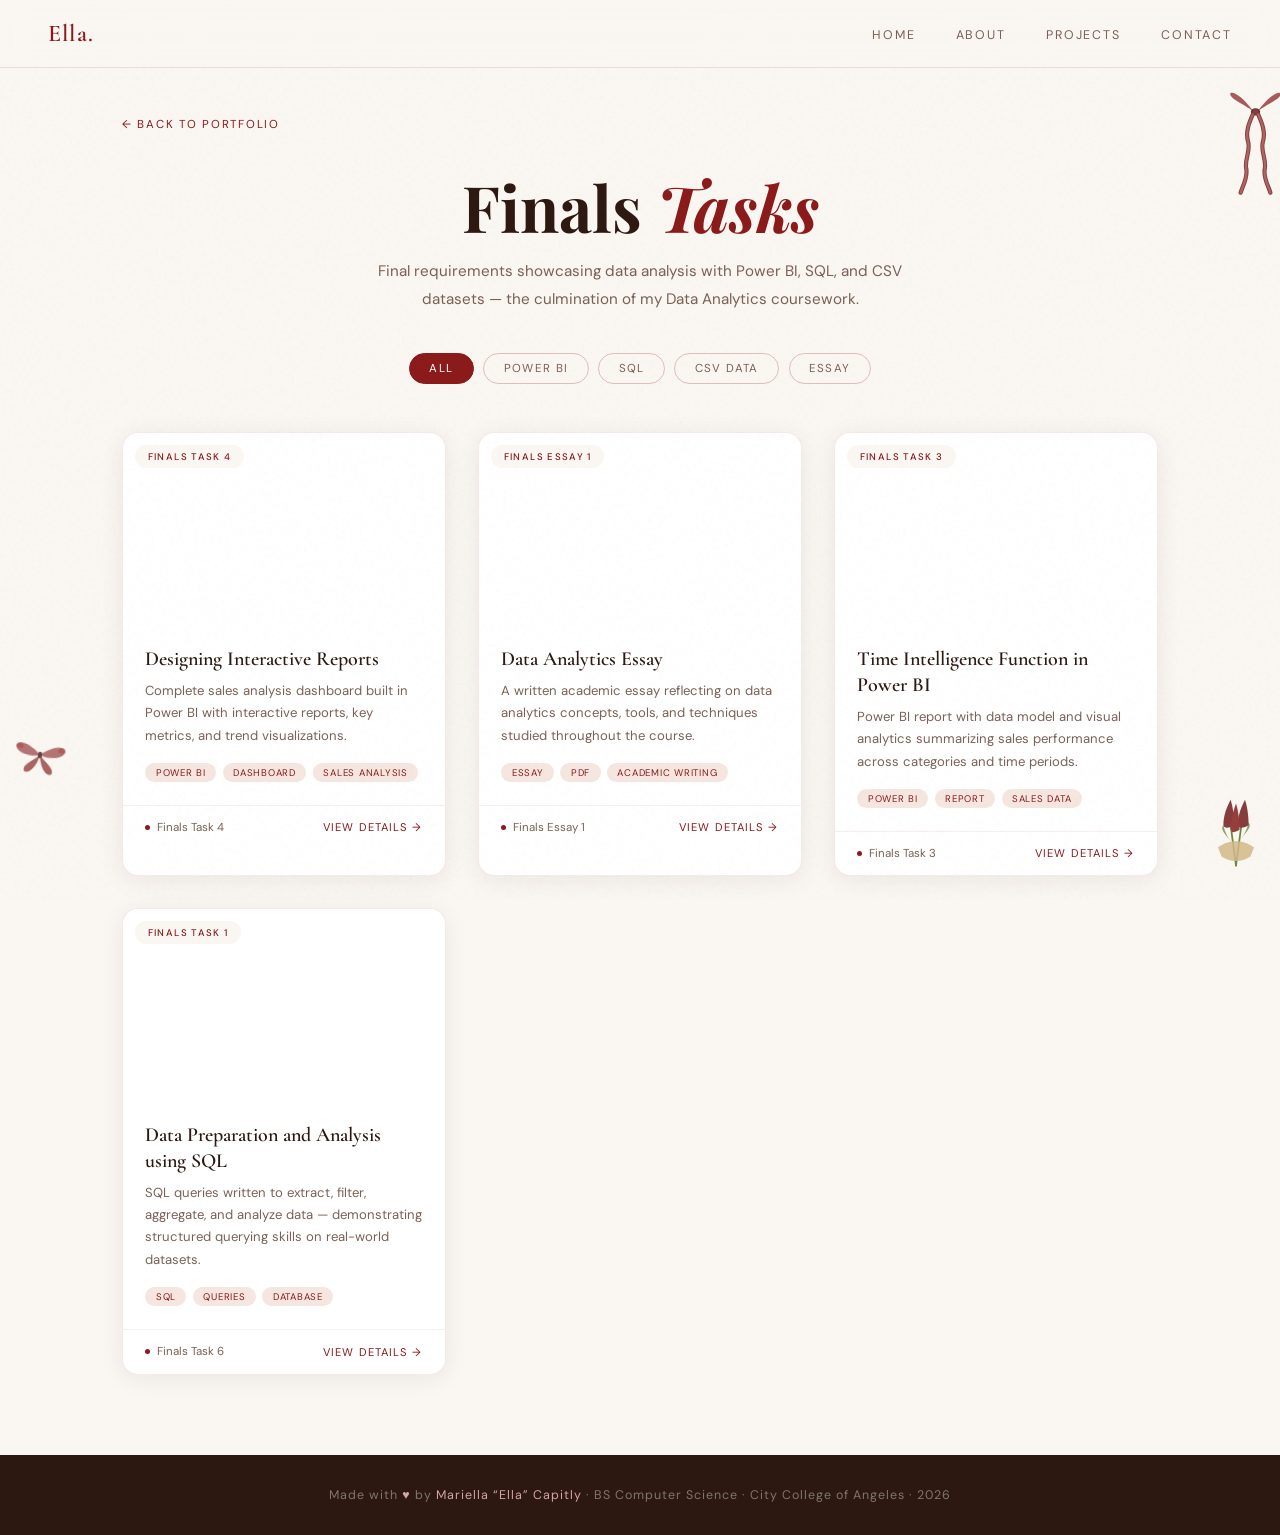
<file: finals.html>
<!DOCTYPE html>
<html lang="en">
<head>
  <meta charset="UTF-8">
  <meta name="viewport" content="width=device-width, initial-scale=1.0">
  <title>Finals Tasks - Mariella Capitly</title>
  <link href="https://fonts.googleapis.com/css2?family=Cormorant+Garamond:ital,wght@0,300;0,400;0,600;1,300;1,400&family=DM+Sans:wght@300;400;500&family=Playfair+Display:ital,wght@0,700;1,500&display=swap" rel="stylesheet">
  <link rel="stylesheet" href="style.css">
  <style>
    .page-wrap { max-width: 1100px; margin: 0 auto; padding: 7rem 2rem 5rem; }
    .back-link { display: inline-flex; align-items: center; gap: 0.5rem; font-size: 0.72rem; letter-spacing: 0.15em; text-transform: uppercase; color: var(--crimson); text-decoration: none; margin-bottom: 2.5rem; transition: gap 0.2s; }
    .back-link:hover { gap: 0.8rem; }
    .page-header { text-align: center; margin-bottom: 3rem; }
    .page-main-title { font-family: "Playfair Display", serif; font-size: clamp(2.4rem,5vw,4rem); font-weight: 700; color: var(--deep); line-height: 1.1; margin-bottom: 1rem; }
    .page-main-title em { font-style: italic; color: var(--crimson); }
    .page-subtitle { font-size: 0.95rem; color: var(--muted); max-width: 540px; margin: 0 auto 2.5rem; line-height: 1.8; }
    .filters { display: flex; justify-content: center; gap: 0.6rem; flex-wrap: wrap; margin-bottom: 3rem; }
    .filter-btn { padding: 0.45rem 1.2rem; border-radius: 999px; font-size: 0.72rem; letter-spacing: 0.12em; text-transform: uppercase; border: 1px solid rgba(139,26,26,0.25); background: transparent; color: var(--muted); cursor: pointer; transition: all 0.25s; font-family: "DM Sans", sans-serif; }
    .filter-btn:hover { border-color: var(--crimson); color: var(--crimson); }
    .filter-btn.active { background: var(--crimson); color: #fff; border-color: var(--crimson); }
    .tasks-grid { display: grid; grid-template-columns: repeat(auto-fill, minmax(300px, 1fr)); gap: 2rem; }
    .task-card { background: #fff; border-radius: 16px; overflow: hidden; border: 1px solid rgba(139,26,26,0.09); box-shadow: 0 4px 24px rgba(44,24,16,0.07); transition: all 0.35s ease; }
    .task-card:hover { transform: translateY(-5px); box-shadow: 0 16px 48px rgba(44,24,16,0.13); }
    .task-card.hidden { display: none; }

    .task-thumb {
      height: 190px;
      display: flex;
      align-items: center;
      justify-content: center;
      position: relative;
      overflow: hidden;
    }
    .task-thumb.img-thumb {
      background-size: cover;
      background-position: center top;
      background-repeat: no-repeat;
    }
    .thumb-cream  { background: linear-gradient(135deg,#F5E6E0,#EDD0C5); }
    .thumb-blush  { background: linear-gradient(135deg,#EAD5CC,#F0E8DF); }
    .thumb-rose   { background: linear-gradient(135deg,#EDD0C5,#D4A5A5); }
    .thumb-deep   { background: linear-gradient(135deg,#C8A0A0,#D4A5A5); }
    .thumb-wine   { background: linear-gradient(135deg,#B07070,#C8A0A0); }
    .thumb-sand   { background: linear-gradient(135deg,#E8D5B0,#D4B896); }
    .thumb-mauve  { background: linear-gradient(135deg,#D4B0C0,#C0A0B0); }

    .task-tag-badge {
      position: absolute;
      top: 0.75rem;
      left: 0.75rem;
      padding: 0.3rem 0.8rem;
      border-radius: 999px;
      font-size: 0.6rem;
      letter-spacing: 0.14em;
      text-transform: uppercase;
      font-weight: 500;
      z-index: 2;
      background: rgba(250,246,241,0.92);
      color: var(--crimson);
    }

    .thumb-icon-wrap { display: flex; flex-direction: column; align-items: center; gap: 0.5rem; }
    .thumb-icon-wrap svg { width: 38px; height: 38px; stroke: var(--crimson); fill: none; opacity: 0.3; stroke-width: 1.5; }
    .thumb-icon-label { font-size: 0.6rem; letter-spacing: 0.14em; text-transform: uppercase; color: var(--accent); opacity: 0.7; }

    .task-body { padding: 1.4rem; }
    .task-title { font-family: "Cormorant Garamond", serif; font-size: 1.25rem; font-weight: 600; color: var(--deep); margin-bottom: 0.5rem; line-height: 1.3; }
    .task-desc { font-size: 0.82rem; color: var(--muted); line-height: 1.7; margin-bottom: 1rem; }
    .task-tags { display: flex; flex-wrap: wrap; gap: 0.4rem; }
    .task-tag { padding: 0.2rem 0.65rem; background: var(--blush); color: var(--crimson); border-radius: 999px; font-size: 0.6rem; letter-spacing: 0.08em; text-transform: uppercase; }
    .task-footer { padding: 0.9rem 1.4rem; border-top: 1px solid rgba(139,26,26,0.07); display: flex; justify-content: space-between; align-items: center; }
    .task-footer button { font-size: 0.7rem; letter-spacing: 0.1em; text-transform: uppercase; color: var(--crimson); display: flex; align-items: center; gap: 0.3rem; cursor: pointer; background: none; border: none; font-family: inherit; transition: gap 0.2s; }
    .task-footer button:hover { gap: 0.6rem; }
    .task-dot { width: 5px; height: 5px; border-radius: 50%; background: var(--crimson); flex-shrink: 0; }

    .deco-bow { position: fixed; top: 90px; right: -8px; width: 65px; height: 105px; pointer-events: none; z-index: 5; opacity: 0.8; }
    .deco-butterfly { position: fixed; bottom: 120px; left: 10px; width: 60px; height: 50px; pointer-events: none; z-index: 5; opacity: 0.75; transform: rotate(8deg); }
    .deco-bouquet { position: fixed; bottom: 30px; right: 8px; width: 72px; height: 90px; pointer-events: none; z-index: 5; opacity: 0.8; }
    @media(max-width:600px){ .deco-bow,.deco-butterfly,.deco-bouquet{display:none;} .tasks-grid{grid-template-columns:1fr;} .modal-actions{flex-direction:column;} }

    .modal-overlay { display: none; position: fixed; inset: 0; background: rgba(44,24,16,0.5); z-index: 200; align-items: center; justify-content: center; padding: 1.5rem; backdrop-filter: blur(6px); }
    .modal-overlay.open { display: flex; }
    .modal-box { background: #FAF6F1; border-radius: 20px; max-width: 580px; width: 100%; max-height: 90vh; overflow-y: auto; box-shadow: 0 24px 80px rgba(44,24,16,0.25); border: 1px solid rgba(139,26,26,0.12); position: relative; animation: modalIn 0.3s ease; }
    @keyframes modalIn { from { opacity:0; transform: translateY(20px) scale(0.97); } to { opacity:1; transform: translateY(0) scale(1); } }
    .modal-header-img {
      width: 100%;
      height: 200px;
      border-radius: 20px 20px 0 0;
      position: relative;
      overflow: hidden;
      display: flex;
      align-items: center;
      justify-content: center;
      background-size: cover;
      background-position: center top;
      background-repeat: no-repeat;
    }
    .modal-header-icon { display: flex; flex-direction: column; align-items: center; gap: 0.6rem; }
    .modal-header-icon svg { width: 52px; height: 52px; stroke: var(--crimson); fill: none; opacity: 0.25; stroke-width: 1.2; }
    .modal-close-btn { position: absolute; top: 1rem; right: 1rem; width: 32px; height: 32px; border-radius: 50%; background: rgba(250,246,241,0.92); border: 1px solid rgba(139,26,26,0.18); display: flex; align-items: center; justify-content: center; cursor: pointer; color: var(--crimson); font-size: 0.9rem; transition: background 0.2s; z-index: 10; }
    .modal-close-btn:hover { background: var(--blush); }
    .modal-content { padding: 1.8rem 2rem 2rem; }
    .modal-badge { display: inline-block; padding: 0.3rem 0.9rem; border-radius: 999px; font-size: 0.6rem; letter-spacing: 0.15em; text-transform: uppercase; font-weight: 500; background: rgba(139,26,26,0.1); color: var(--crimson); margin-bottom: 0.7rem; }
    .modal-title { font-family: "Playfair Display", serif; font-size: 1.6rem; font-weight: 700; color: var(--deep); margin-bottom: 0.5rem; line-height: 1.2; }
    .modal-desc { font-size: 0.85rem; color: var(--muted); line-height: 1.8; margin-bottom: 1.2rem; }
    .modal-tags { display: flex; flex-wrap: wrap; gap: 0.4rem; margin-bottom: 1.5rem; }
    .modal-tag { padding: 0.22rem 0.7rem; background: var(--blush); color: var(--crimson); border-radius: 999px; font-size: 0.6rem; letter-spacing: 0.08em; text-transform: uppercase; }
    .modal-divider { height: 1px; background: rgba(139,26,26,0.1); margin-bottom: 1.5rem; }
    .modal-actions { display: flex; gap: 0.8rem; flex-wrap: wrap; }
    .modal-btn-download { display: inline-flex; align-items: center; gap: 0.5rem; padding: 0.75rem 1.5rem; background: var(--crimson); color: #fff; border-radius: 999px; font-size: 0.75rem; letter-spacing: 0.1em; text-transform: uppercase; text-decoration: none; border: none; cursor: pointer; font-family: inherit; transition: all 0.3s; }
    .modal-btn-download:hover { background: var(--rose); transform: translateY(-2px); box-shadow: 0 6px 20px rgba(139,26,26,0.25); }
    .modal-btn-download:disabled { opacity: 0.6; cursor: not-allowed; transform: none; }
    .modal-btn-close { display: inline-flex; align-items: center; gap: 0.5rem; padding: 0.75rem 1.5rem; background: transparent; color: var(--muted); border: 1px solid rgba(139,26,26,0.2); border-radius: 999px; font-size: 0.75rem; letter-spacing: 0.1em; text-transform: uppercase; cursor: pointer; font-family: inherit; transition: all 0.3s; }
    .modal-btn-close:hover { background: var(--blush); }
  </style>
</head>
<body>

<nav>
  <div class="nav-logo">Ella.</div>
  <ul class="nav-links">
    <li><a href="index.html">Home</a></li>
    <li><a href="index.html#about">About</a></li>
    <li><a href="index.html#projects">Projects</a></li>
    <li><a href="index.html#contact">Contact</a></li>
  </ul>
</nav>

<svg class="deco-bow" viewBox="0 0 70 110" fill="none">
  <path d="M33 22 C26 15 6 8 8 2 C10 -1 22 6 33 22Z" fill="#6B0F0F" opacity="0.95"/>
  <path d="M33 22 C26 15 6 8 8 2 C10 -1 22 6 33 22Z" fill="#D47070" opacity="0.3"/>
  <path d="M37 22 C44 15 64 8 62 2 C60 -1 48 6 37 22Z" fill="#6B0F0F" opacity="0.95"/>
  <path d="M37 22 C44 15 64 8 62 2 C60 -1 48 6 37 22Z" fill="#D47070" opacity="0.3"/>
  <ellipse cx="35" cy="22" rx="5" ry="4" fill="#3A0606"/>
  <ellipse cx="35" cy="22" rx="3" ry="2.5" fill="#6B0F0F"/>
  <path d="M32 25 C28 34 24 44 27 54 C30 64 23 73 25 83 C27 93 21 102 19 109" stroke="#6B0F0F" stroke-width="4.5" stroke-linecap="round" fill="none"/>
  <path d="M32 25 C28 34 24 44 27 54 C30 64 23 73 25 83 C27 93 21 102 19 109" stroke="#E8A0A0" stroke-width="2.5" stroke-linecap="round" fill="none" opacity="0.35"/>
  <path d="M38 25 C42 34 46 44 43 54 C40 64 47 73 45 83 C43 93 49 102 51 109" stroke="#6B0F0F" stroke-width="4.5" stroke-linecap="round" fill="none"/>
  <path d="M38 25 C42 34 46 44 43 54 C40 64 47 73 45 83 C43 93 49 102 51 109" stroke="#E8A0A0" stroke-width="2.5" stroke-linecap="round" fill="none" opacity="0.35"/>
</svg>
<svg class="deco-butterfly" viewBox="0 0 70 60" fill="none">
  <path d="M35 30 C28 22 10 14 6 20 C2 26 16 36 35 30Z" fill="#6B0F0F" opacity="0.9"/>
  <path d="M35 30 C28 22 10 14 6 20 C2 26 16 36 35 30Z" fill="#E8A0A0" opacity="0.3"/>
  <ellipse cx="10" cy="22" rx="4" ry="3" fill="#8B1A1A" opacity="0.7"/>
  <path d="M35 30 C42 22 60 14 64 20 C68 26 54 36 35 30Z" fill="#6B0F0F" opacity="0.9"/>
  <path d="M35 30 C42 22 60 14 64 20 C68 26 54 36 35 30Z" fill="#E8A0A0" opacity="0.3"/>
  <ellipse cx="60" cy="22" rx="4" ry="3" fill="#8B1A1A" opacity="0.7"/>
  <path d="M35 30 C30 36 16 44 18 50 C20 56 32 50 35 30Z" fill="#7B1111" opacity="0.85"/>
  <path d="M35 30 C40 36 54 44 52 50 C50 56 38 50 35 30Z" fill="#7B1111" opacity="0.85"/>
  <ellipse cx="35" cy="30" rx="2.5" ry="4" fill="#3A0606"/>
  <path d="M34 27 C32 24 30 22" stroke="#3A0606" stroke-width="1" stroke-linecap="round" fill="none"/>
  <path d="M36 27 C38 24 40 22" stroke="#3A0606" stroke-width="1" stroke-linecap="round" fill="none"/>
</svg>
<svg class="deco-bouquet" viewBox="0 0 80 100" fill="none">
  <path d="M40 95 C38 80 36 65 34 50" stroke="#4A6B1A" stroke-width="2" stroke-linecap="round" fill="none"/>
  <path d="M40 95 C42 80 44 65 46 50" stroke="#4A6B1A" stroke-width="2" stroke-linecap="round" fill="none"/>
  <path d="M34 68 C28 60 22 55 26 50 C28 60 32 65 34 68Z" fill="#4A6B1A" opacity="0.8"/>
  <path d="M46 65 C52 57 58 52 54 47 C52 57 48 62 46 65Z" fill="#4A6B1A" opacity="0.8"/>
  <path d="M26 50 C26 38 31 28 34 22 C36 28 38 38 38 50 C36 52 32 53 30 53 C28 53 26 52 26 50Z" fill="#6B0F0F"/>
  <path d="M42 50 C42 38 47 28 50 22 C52 28 54 38 54 50 C52 52 48 53 46 53 C44 53 42 52 42 50Z" fill="#6B0F0F"/>
  <path d="M34 55 C34 43 38 32 40 26 C42 32 44 43 44 55 C42 57 38 58 36 58Z" fill="#7B1111"/>
  <path d="M20 75 C26 70 34 68 40 68 C46 68 54 70 60 75 L56 85 C52 88 46 90 40 90 C34 90 28 88 24 85Z" fill="#C8A96E" opacity="0.85"/>
</svg>

<!-- MODAL -->
<div class="modal-overlay" id="modalOverlay">
  <div class="modal-box">
    <div class="modal-header-img" id="modalHeaderImg">
      <div class="modal-header-icon" id="modalHeaderIcon"></div>
      <button class="modal-close-btn" id="modalCloseX">&#10005;</button>
    </div>
    <div class="modal-content">
      <span class="modal-badge" id="modalBadge"></span>
      <h2 class="modal-title" id="modalTitle"></h2>
      <p class="modal-desc" id="modalDesc"></p>
      <div class="modal-tags" id="modalTags"></div>
      <div class="modal-divider"></div>
      <div class="modal-actions">
        <button class="modal-btn-download" id="modalDownload">&#8659; Download File</button>
        <button class="modal-btn-close" id="modalCloseBtn">&#10005; Close</button>
      </div>
    </div>
  </div>
</div>

<div class="page-wrap">
  <a href="index.html" class="back-link">&#8592; Back to Portfolio</a>
  <div class="page-header">
    <h1 class="page-main-title">Finals <em>Tasks</em></h1>
    <p class="page-subtitle">Final requirements showcasing data analysis with Power BI, SQL, and CSV datasets — the culmination of my Data Analytics coursework.</p>
    <div class="filters">
      <button class="filter-btn active" data-filter="all">All</button>
      <button class="filter-btn" data-filter="powerbi">Power BI</button>
      <button class="filter-btn" data-filter="sql">SQL</button>
      <button class="filter-btn" data-filter="csv">CSV Data</button>
      <button class="filter-btn" data-filter="essay">Essay</button>
    </div>
  </div>

  <div class="tasks-grid">

    <!-- Card 1: Sales Analysis Complete (Power BI) — FIN04.png background -->
    <div class="task-card" data-cat="powerbi"
      data-badge="Finals Task 4"
      data-title="Designing Interactive Reports"
      data-imgurl="https://raw.githubusercontent.com/mariellacapitly/PORTFOLIO/development/projects/IMAGES/FIN04.png"
      data-thumbclass="thumb-cream"
      data-icon='<path d="M18 20V10M12 20V4M6 20v-6"/>'
      data-iconlabel="Power BI"
      data-desc="A complete sales analysis dashboard built in Power BI. Visualizes key sales metrics, trends, and performance indicators using interactive reports and charts."
      data-tags="Power BI,Dashboard,Sales Analysis,Visualization"
      data-download="https://raw.githubusercontent.com/mariellacapitly/PORTFOLIO/development/projects/FINALS/04-Sales_Analysis_complete%20(1).pbix"
      data-filename="Finals-Sales-Analysis-Complete.pbix">
      <div class="task-thumb img-thumb" style="background-image: url('https://raw.githubusercontent.com/mariellacapitly/PORTFOLIO/development/projects/IMAGES/FIN04.png');">
        <span class="task-tag-badge">Finals Task 4</span>
      </div>
      <div class="task-body">
        <div class="task-title">Designing Interactive Reports</div>
        <p class="task-desc">Complete sales analysis dashboard built in Power BI with interactive reports, key metrics, and trend visualizations.</p>
        <div class="task-tags"><span class="task-tag">Power BI</span><span class="task-tag">Dashboard</span><span class="task-tag">Sales Analysis</span></div>
      </div>
      <div class="task-footer">
        <div style="display:flex;align-items:center;gap:0.4rem;"><div class="task-dot"></div><span style="font-size:0.72rem;color:var(--muted);">Finals Task 4</span></div>
        <button class="open-modal-btn">View Details &rarr;</button>
      </div>
    </div>

    <!-- Card 2: Essay — FINESSAY.png background -->
    <div class="task-card" data-cat="essay"
      data-badge="Finals Essay 1"
      data-title="Data Analytics Essay"
      data-imgurl="https://raw.githubusercontent.com/mariellacapitly/PORTFOLIO/development/projects/IMAGES/FINESSAY.png"
      data-thumbclass="thumb-blush"
      data-icon='<path d="M14 2H6a2 2 0 00-2 2v16a2 2 0 002 2h12a2 2 0 002-2V8z"/><polyline points="14 2 14 8 20 8"/><line x1="16" y1="13" x2="8" y2="13"/><line x1="16" y1="17" x2="8" y2="17"/>'
      data-iconlabel="Essay / PDF"
      data-desc="A written essay on data analytics concepts, reflecting on the tools, techniques, and insights gained throughout the course. Submitted as a formal academic document."
      data-tags="Essay,PDF,Academic Writing,Reflection"
      data-download="https://raw.githubusercontent.com/mariellacapitly/PORTFOLIO/development/projects/FINALS/Capitly_Mariella_ESSAY%20(1).pdf"
      data-filename="Capitly_Mariella_ESSAY.pdf">
      <div class="task-thumb img-thumb" style="background-image: url('https://raw.githubusercontent.com/mariellacapitly/PORTFOLIO/development/projects/IMAGES/FINESSAY.png');">
        <span class="task-tag-badge">Finals Essay 1</span>
      </div>
      <div class="task-body">
        <div class="task-title">Data Analytics Essay</div>
        <p class="task-desc">A written academic essay reflecting on data analytics concepts, tools, and techniques studied throughout the course.</p>
        <div class="task-tags"><span class="task-tag">Essay</span><span class="task-tag">PDF</span><span class="task-tag">Academic Writing</span></div>
      </div>
      <div class="task-footer">
        <div style="display:flex;align-items:center;gap:0.4rem;"><div class="task-dot"></div><span style="font-size:0.72rem;color:var(--muted);">Finals Essay 1</span></div>
        <button class="open-modal-btn">View Details &rarr;</button>
      </div>
    </div>

    <!-- Card 3: Sales Analysis Report (alternate .pbix) — FINSALES.png background -->
    <div class="task-card" data-cat="powerbi"
      data-badge="Finals Task 3"
      data-title="Time Intelligence Function in Power BI"
      data-imgurl="https://raw.githubusercontent.com/mariellacapitly/PORTFOLIO/development/projects/IMAGES/FINSALES.png"
      data-thumbclass="thumb-rose"
      data-icon='<rect x="2" y="3" width="20" height="14" rx="2"/><path d="M8 21h8M12 17v4"/>'
      data-iconlabel="Power BI"
      data-desc="An alternate Power BI report file for the sales analysis project. Contains report pages, data model connections, and visual analytics for sales performance review."
      data-tags="Power BI,Report,Sales Data,Visualization"
      data-download="https://raw.githubusercontent.com/mariellacapitly/PORTFOLIO/development/projects/FINALS/Sales_Analysis_complete%20(1).pbix"
      data-filename="Finals-Sales-Analysis-Report.pbix">
      <div class="task-thumb img-thumb" style="background-image: url('https://raw.githubusercontent.com/mariellacapitly/PORTFOLIO/development/projects/IMAGES/FINSALES.png');">
        <span class="task-tag-badge">Finals Task 3</span>
      </div>
      <div class="task-body">
        <div class="task-title">Time Intelligence Function in Power BI</div>
        <p class="task-desc">Power BI report with data model and visual analytics summarizing sales performance across categories and time periods.</p>
        <div class="task-tags"><span class="task-tag">Power BI</span><span class="task-tag">Report</span><span class="task-tag">Sales Data</span></div>
      </div>
      <div class="task-footer">
        <div style="display:flex;align-items:center;gap:0.4rem;"><div class="task-dot"></div><span style="font-size:0.72rem;color:var(--muted);">Finals Task 3</span></div>
        <button class="open-modal-btn">View Details &rarr;</button>
      </div>
    </div>

    <!-- Card 4: SQL Project — FINPROJ.png background -->
    <div class="task-card" data-cat="sql"
      data-badge="Finals Task 1"
      data-title="Data Preparation and Analysis using SQL"
      data-imgurl="https://raw.githubusercontent.com/mariellacapitly/PORTFOLIO/development/projects/IMAGES/FINPROJ.png"
      data-thumbclass="thumb-sand"
      data-icon='<path d="M4 6h16M4 12h16M4 18h7"/><circle cx="17" cy="18" r="3"/><path d="m21 21-1.5-1.5"/>'
      data-iconlabel="SQL"
      data-desc="A SQL project file containing queries written to extract, filter, aggregate, and analyze data. Demonstrates ability to write structured queries for real-world data problems."
      data-tags="SQL,Queries,Database,Data Analysis"
      data-download="https://raw.githubusercontent.com/mariellacapitly/PORTFOLIO/development/projects/FINALS/project_capitly%20(1).sql"
      data-filename="project_capitly.sql">
      <div class="task-thumb img-thumb" style="background-image: url('https://raw.githubusercontent.com/mariellacapitly/PORTFOLIO/development/projects/IMAGES/FINPROJ.png');">
        <span class="task-tag-badge">Finals Task 1</span>
      </div>
      <div class="task-body">
        <div class="task-title">Data Preparation and Analysis using SQL</div>
        <p class="task-desc">SQL queries written to extract, filter, aggregate, and analyze data — demonstrating structured querying skills on real-world datasets.</p>
        <div class="task-tags"><span class="task-tag">SQL</span><span class="task-tag">Queries</span><span class="task-tag">Database</span></div>
      </div>
      <div class="task-footer">
        <div style="display:flex;align-items:center;gap:0.4rem;"><div class="task-dot"></div><span style="font-size:0.72rem;color:var(--muted);">Finals Task 6</span></div>
        <button class="open-modal-btn">View Details &rarr;</button>
      </div>
    </div>

  </div><!-- /tasks-grid -->
</div><!-- /page-wrap -->

<footer>
  Made with <span>&#9829;</span> by <span>Mariella &ldquo;Ella&rdquo; Capitly</span> &middot; BS Computer Science &middot; City College of Angeles &middot; 2026
</footer>

<script>
  document.querySelectorAll('.filter-btn').forEach(function(btn) {
    btn.addEventListener('click', function() {
      document.querySelectorAll('.filter-btn').forEach(function(b){ b.classList.remove('active'); });
      btn.classList.add('active');
      var cat = btn.getAttribute('data-filter');
      document.querySelectorAll('.task-card').forEach(function(card) {
        if (cat === 'all' || card.getAttribute('data-cat').indexOf(cat) !== -1) {
          card.classList.remove('hidden');
        } else {
          card.classList.add('hidden');
        }
      });
    });
  });

  var overlay         = document.getElementById('modalOverlay');
  var mBadge          = document.getElementById('modalBadge');
  var mTitle          = document.getElementById('modalTitle');
  var mDesc           = document.getElementById('modalDesc');
  var mTags           = document.getElementById('modalTags');
  var mHeaderImg      = document.getElementById('modalHeaderImg');
  var mHeaderIcon     = document.getElementById('modalHeaderIcon');
  var currentFileUrl  = '';
  var currentFileName = '';

  document.querySelectorAll('.open-modal-btn').forEach(function(btn) {
    btn.addEventListener('click', function() {
      var card    = btn.closest('.task-card');
      var imgUrl  = card.getAttribute('data-imgurl') || '';
      var tClass  = card.getAttribute('data-thumbclass') || 'thumb-cream';
      var iconSvg = card.getAttribute('data-icon') || '';
      var iconLbl = card.getAttribute('data-iconlabel') || '';

      mHeaderImg.style.backgroundImage = imgUrl ? "url('" + imgUrl + "')" : '';
      mHeaderImg.className = 'modal-header-img ' + (imgUrl ? '' : tClass);

      if (imgUrl) {
        mHeaderIcon.innerHTML = '';
      } else {
        mHeaderIcon.innerHTML =
          '<svg viewBox="0 0 24 24" style="width:52px;height:52px;stroke:var(--crimson);fill:none;opacity:0.25;stroke-width:1.2;">' + iconSvg + '</svg>' +
          '<span style="font-size:0.6rem;letter-spacing:0.14em;text-transform:uppercase;color:var(--accent);opacity:0.7;margin-top:0.4rem;">' + iconLbl + '</span>';
      }

      mBadge.textContent = card.getAttribute('data-badge') || '';
      mTitle.textContent = card.getAttribute('data-title') || '';
      mDesc.textContent  = card.getAttribute('data-desc')  || '';

      mTags.innerHTML = '';
      (card.getAttribute('data-tags') || '').split(',').forEach(function(t) {
        var s = document.createElement('span');
        s.className = 'modal-tag';
        s.textContent = t.trim();
        mTags.appendChild(s);
      });

      currentFileUrl  = card.getAttribute('data-download') || '';
      currentFileName = card.getAttribute('data-filename') || 'download';

      overlay.classList.add('open');
      document.body.style.overflow = 'hidden';
    });
  });

  document.getElementById('modalDownload').addEventListener('click', function() {
    if (!currentFileUrl) return;
    var btn = this;
    var orig = btn.innerHTML;
    btn.disabled = true;
    btn.innerHTML = '&#8987; Downloading...';
    fetch(currentFileUrl)
      .then(function(res) {
        if (!res.ok) throw new Error('fetch failed');
        return res.blob();
      })
      .then(function(blob) {
        var a = document.createElement('a');
        a.href = URL.createObjectURL(blob);
        a.download = currentFileName;
        document.body.appendChild(a);
        a.click();
        document.body.removeChild(a);
        URL.revokeObjectURL(a.href);
      })
      .catch(function() {
        window.open(currentFileUrl, '_blank');
      })
      .finally(function() {
        btn.disabled = false;
        btn.innerHTML = orig;
      });
  });

  function closeModal() {
    overlay.classList.remove('open');
    document.body.style.overflow = '';
  }
  document.getElementById('modalCloseX').addEventListener('click', closeModal);
  document.getElementById('modalCloseBtn').addEventListener('click', closeModal);
  overlay.addEventListener('click', function(e) { if (e.target === overlay) closeModal(); });
  document.addEventListener('keydown', function(e) { if (e.key === 'Escape') closeModal(); });
</script>
</body>
</html>
</file>
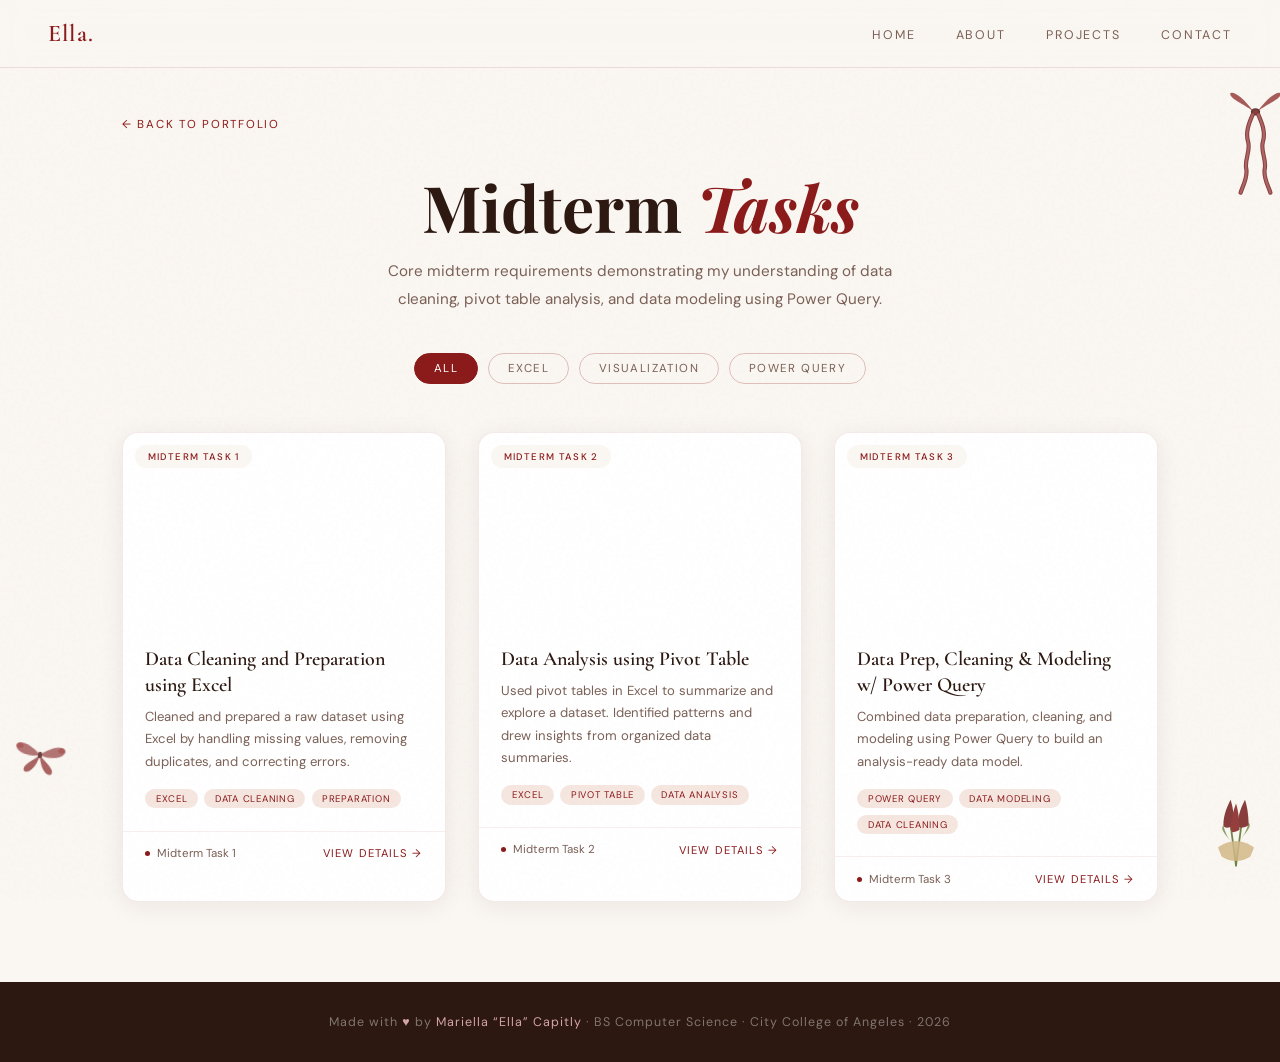
<file: midterm.html>
<!DOCTYPE html>
<html lang="en">
<head>
  <meta charset="UTF-8">
  <meta name="viewport" content="width=device-width, initial-scale=1.0">
  <title>Midterm Tasks - Mariella Capitly</title>
  <link href="https://fonts.googleapis.com/css2?family=Cormorant+Garamond:ital,wght@0,300;0,400;0,600;1,300;1,400&family=DM+Sans:wght@300;400;500&family=Playfair+Display:ital,wght@0,700;1,500&display=swap" rel="stylesheet">
  <link rel="stylesheet" href="style.css">
  <style>
    .page-wrap { max-width: 1100px; margin: 0 auto; padding: 7rem 2rem 5rem; }
    .back-link { display: inline-flex; align-items: center; gap: 0.5rem; font-size: 0.72rem; letter-spacing: 0.15em; text-transform: uppercase; color: var(--crimson); text-decoration: none; margin-bottom: 2.5rem; transition: gap 0.2s; }
    .back-link:hover { gap: 0.8rem; }
    .page-header { text-align: center; margin-bottom: 3rem; }
    .page-section-label { font-size: 0.68rem; letter-spacing: 0.28em; text-transform: uppercase; color: var(--crimson); margin-bottom: 0.8rem; }
    .page-main-title { font-family: "Playfair Display", serif; font-size: clamp(2.4rem,5vw,4rem); font-weight: 700; color: var(--deep); line-height: 1.1; margin-bottom: 1rem; }
    .page-main-title em { font-style: italic; color: var(--crimson); }
    .page-subtitle { font-size: 0.95rem; color: var(--muted); max-width: 540px; margin: 0 auto 2.5rem; line-height: 1.8; }
    .filters { display: flex; justify-content: center; gap: 0.6rem; flex-wrap: wrap; margin-bottom: 3rem; }
    .filter-btn { padding: 0.45rem 1.2rem; border-radius: 999px; font-size: 0.72rem; letter-spacing: 0.12em; text-transform: uppercase; border: 1px solid rgba(139,26,26,0.25); background: transparent; color: var(--muted); cursor: pointer; transition: all 0.25s; font-family: "DM Sans", sans-serif; }
    .filter-btn:hover { border-color: var(--crimson); color: var(--crimson); }
    .filter-btn.active { background: var(--crimson); color: #fff; border-color: var(--crimson); }
    .tasks-grid { display: grid; grid-template-columns: repeat(auto-fill, minmax(300px, 1fr)); gap: 2rem; }
    .task-card { background: #fff; border-radius: 16px; overflow: hidden; border: 1px solid rgba(139,26,26,0.09); box-shadow: 0 4px 24px rgba(44,24,16,0.07); transition: all 0.35s ease; }
    .task-card:hover { transform: translateY(-5px); box-shadow: 0 16px 48px rgba(44,24,16,0.13); }
    .task-card.hidden { display: none; }

    /* ── Thumbnail ── */
    .task-thumb {
      height: 190px;
      display: flex;
      align-items: center;
      justify-content: center;
      position: relative;
      overflow: hidden;
    }
    /* Image thumbnail */
    .task-thumb.img-thumb {
      background-size: cover;
      background-position: center top;
      background-repeat: no-repeat;
    }
    /* Fallback gradients */
    .thumb-cream { background: linear-gradient(135deg,#F5E6E0,#EDD0C5); }
    .thumb-blush { background: linear-gradient(135deg,#EAD5CC,#F0E8DF); }
    .thumb-rose  { background: linear-gradient(135deg,#EDD0C5,#D4A5A5); }
    .thumb-deep  { background: linear-gradient(135deg,#C8A0A0,#D4A5A5); }

    /* Badge only on image cards */
    .task-tag-badge {
      position: absolute;
      top: 0.75rem;
      left: 0.75rem;
      padding: 0.3rem 0.8rem;
      border-radius: 999px;
      font-size: 0.6rem;
      letter-spacing: 0.14em;
      text-transform: uppercase;
      font-weight: 500;
      z-index: 2;
      background: rgba(250,246,241,0.9);
      color: var(--crimson);
    }

    .task-body { padding: 1.4rem; }
    .task-num { font-size: 0.62rem; letter-spacing: 0.18em; text-transform: uppercase; color: var(--accent); margin-bottom: 0.4rem; }
    .task-title { font-family: "Cormorant Garamond", serif; font-size: 1.25rem; font-weight: 600; color: var(--deep); margin-bottom: 0.5rem; line-height: 1.3; }
    .task-desc { font-size: 0.82rem; color: var(--muted); line-height: 1.7; margin-bottom: 1rem; }
    .task-tags { display: flex; flex-wrap: wrap; gap: 0.4rem; }
    .task-tag { padding: 0.2rem 0.65rem; background: var(--blush); color: var(--crimson); border-radius: 999px; font-size: 0.6rem; letter-spacing: 0.08em; text-transform: uppercase; }
    .task-footer { padding: 0.9rem 1.4rem; border-top: 1px solid rgba(139,26,26,0.07); display: flex; justify-content: space-between; align-items: center; }
    .task-footer a, .task-footer button { font-size: 0.7rem; letter-spacing: 0.1em; text-transform: uppercase; color: var(--crimson); text-decoration: none; display: flex; align-items: center; gap: 0.3rem; cursor: pointer; background: none; border: none; font-family: inherit; transition: gap 0.2s; }
    .task-footer a:hover, .task-footer button:hover { gap: 0.6rem; }
    .task-dot { width: 5px; height: 5px; border-radius: 50%; background: var(--crimson); flex-shrink: 0; }

    /* ── Modal ── */
    .modal-overlay { display: none; position: fixed; inset: 0; background: rgba(44,24,16,0.5); z-index: 200; align-items: center; justify-content: center; padding: 1.5rem; backdrop-filter: blur(6px); }
    .modal-overlay.open { display: flex; }
    .modal-box { background: #FAF6F1; border-radius: 20px; max-width: 580px; width: 100%; max-height: 90vh; overflow-y: auto; box-shadow: 0 24px 80px rgba(44,24,16,0.25); border: 1px solid rgba(139,26,26,0.12); position: relative; animation: modalIn 0.3s ease; }
    @keyframes modalIn { from { opacity:0; transform: translateY(20px) scale(0.97); } to { opacity:1; transform: translateY(0) scale(1); } }
    .modal-header-img {
      width: 100%;
      height: 200px;
      border-radius: 20px 20px 0 0;
      position: relative;
      overflow: hidden;
      background-size: cover;
      background-position: center top;
      background-repeat: no-repeat;
    }
    .modal-close-btn { position: absolute; top: 1rem; right: 1rem; width: 32px; height: 32px; border-radius: 50%; background: rgba(250,246,241,0.92); border: 1px solid rgba(139,26,26,0.18); display: flex; align-items: center; justify-content: center; cursor: pointer; color: var(--crimson); font-size: 0.9rem; transition: background 0.2s; z-index: 10; }
    .modal-close-btn:hover { background: var(--blush); }
    .modal-content { padding: 1.8rem 2rem 2rem; }
    .modal-badge { display: inline-block; padding: 0.3rem 0.9rem; border-radius: 999px; font-size: 0.6rem; letter-spacing: 0.15em; text-transform: uppercase; font-weight: 500; background: rgba(139,26,26,0.1); color: var(--crimson); margin-bottom: 0.7rem; }
    .modal-title { font-family: "Playfair Display", serif; font-size: 1.6rem; font-weight: 700; color: var(--deep); margin-bottom: 0.5rem; line-height: 1.2; }
    .modal-desc { font-size: 0.85rem; color: var(--muted); line-height: 1.8; margin-bottom: 1.2rem; }
    .modal-tags { display: flex; flex-wrap: wrap; gap: 0.4rem; margin-bottom: 1.5rem; }
    .modal-tag { padding: 0.22rem 0.7rem; background: var(--blush); color: var(--crimson); border-radius: 999px; font-size: 0.6rem; letter-spacing: 0.08em; text-transform: uppercase; }
    .modal-divider { height: 1px; background: rgba(139,26,26,0.1); margin-bottom: 1.5rem; }
    .modal-actions { display: flex; gap: 0.8rem; flex-wrap: wrap; }
    .modal-btn-download { display: inline-flex; align-items: center; gap: 0.5rem; padding: 0.75rem 1.5rem; background: var(--crimson); color: #fff; border-radius: 999px; font-size: 0.75rem; letter-spacing: 0.1em; text-transform: uppercase; text-decoration: none; border: none; cursor: pointer; font-family: inherit; transition: all 0.3s; }
    .modal-btn-download:hover { background: var(--rose); transform: translateY(-2px); box-shadow: 0 6px 20px rgba(139,26,26,0.25); }
    .modal-btn-download:disabled { opacity: 0.6; cursor: not-allowed; transform: none; }
    .modal-btn-close { display: inline-flex; align-items: center; gap: 0.5rem; padding: 0.75rem 1.5rem; background: transparent; color: var(--muted); border: 1px solid rgba(139,26,26,0.2); border-radius: 999px; font-size: 0.75rem; letter-spacing: 0.1em; text-transform: uppercase; cursor: pointer; font-family: inherit; transition: all 0.3s; }
    .modal-btn-close:hover { background: var(--blush); }

    .deco-bow { position: fixed; top: 90px; right: -8px; width: 65px; height: 105px; pointer-events: none; z-index: 5; opacity: 0.8; }
    .deco-butterfly { position: fixed; bottom: 120px; left: 10px; width: 60px; height: 50px; pointer-events: none; z-index: 5; opacity: 0.75; transform: rotate(8deg); }
    .deco-bouquet { position: fixed; bottom: 30px; right: 8px; width: 72px; height: 90px; pointer-events: none; z-index: 5; opacity: 0.8; }
    @media(max-width:600px){ .deco-bow,.deco-butterfly,.deco-bouquet{display:none;} .tasks-grid{grid-template-columns:1fr;} .modal-actions{flex-direction:column;} }
  </style>
</head>
<body>

<nav>
  <div class="nav-logo">Ella.</div>
  <ul class="nav-links">
    <li><a href="index.html">Home</a></li>
    <li><a href="index.html#about">About</a></li>
    <li><a href="index.html#projects">Projects</a></li>
    <li><a href="index.html#contact">Contact</a></li>
  </ul>
</nav>

<svg class="deco-bow" viewBox="0 0 70 110" fill="none">
  <path d="M33 22 C26 15 6 8 8 2 C10 -1 22 6 33 22Z" fill="#6B0F0F" opacity="0.95"/>
  <path d="M33 22 C26 15 6 8 8 2 C10 -1 22 6 33 22Z" fill="#D47070" opacity="0.3"/>
  <path d="M37 22 C44 15 64 8 62 2 C60 -1 48 6 37 22Z" fill="#6B0F0F" opacity="0.95"/>
  <path d="M37 22 C44 15 64 8 62 2 C60 -1 48 6 37 22Z" fill="#D47070" opacity="0.3"/>
  <ellipse cx="35" cy="22" rx="5" ry="4" fill="#3A0606"/>
  <ellipse cx="35" cy="22" rx="3" ry="2.5" fill="#6B0F0F"/>
  <path d="M32 25 C28 34 24 44 27 54 C30 64 23 73 25 83 C27 93 21 102 19 109" stroke="#6B0F0F" stroke-width="4.5" stroke-linecap="round" fill="none"/>
  <path d="M32 25 C28 34 24 44 27 54 C30 64 23 73 25 83 C27 93 21 102 19 109" stroke="#E8A0A0" stroke-width="2.5" stroke-linecap="round" fill="none" opacity="0.35"/>
  <path d="M38 25 C42 34 46 44 43 54 C40 64 47 73 45 83 C43 93 49 102 51 109" stroke="#6B0F0F" stroke-width="4.5" stroke-linecap="round" fill="none"/>
  <path d="M38 25 C42 34 46 44 43 54 C40 64 47 73 45 83 C43 93 49 102 51 109" stroke="#E8A0A0" stroke-width="2.5" stroke-linecap="round" fill="none" opacity="0.35"/>
</svg>
<svg class="deco-butterfly" viewBox="0 0 70 60" fill="none">
  <path d="M35 30 C28 22 10 14 6 20 C2 26 16 36 35 30Z" fill="#6B0F0F" opacity="0.9"/>
  <path d="M35 30 C28 22 10 14 6 20 C2 26 16 36 35 30Z" fill="#E8A0A0" opacity="0.3"/>
  <ellipse cx="10" cy="22" rx="4" ry="3" fill="#8B1A1A" opacity="0.7"/>
  <path d="M35 30 C42 22 60 14 64 20 C68 26 54 36 35 30Z" fill="#6B0F0F" opacity="0.9"/>
  <path d="M35 30 C42 22 60 14 64 20 C68 26 54 36 35 30Z" fill="#E8A0A0" opacity="0.3"/>
  <ellipse cx="60" cy="22" rx="4" ry="3" fill="#8B1A1A" opacity="0.7"/>
  <path d="M35 30 C30 36 16 44 18 50 C20 56 32 50 35 30Z" fill="#7B1111" opacity="0.85"/>
  <path d="M35 30 C40 36 54 44 52 50 C50 56 38 50 35 30Z" fill="#7B1111" opacity="0.85"/>
  <ellipse cx="35" cy="30" rx="2.5" ry="4" fill="#3A0606"/>
  <path d="M34 27 C32 24 30 22" stroke="#3A0606" stroke-width="1" stroke-linecap="round" fill="none"/>
  <path d="M36 27 C38 24 40 22" stroke="#3A0606" stroke-width="1" stroke-linecap="round" fill="none"/>
</svg>
<svg class="deco-bouquet" viewBox="0 0 80 100" fill="none">
  <path d="M40 95 C38 80 36 65 34 50" stroke="#4A6B1A" stroke-width="2" stroke-linecap="round" fill="none"/>
  <path d="M40 95 C42 80 44 65 46 50" stroke="#4A6B1A" stroke-width="2" stroke-linecap="round" fill="none"/>
  <path d="M34 68 C28 60 22 55 26 50 C28 60 32 65 34 68Z" fill="#4A6B1A" opacity="0.8"/>
  <path d="M46 65 C52 57 58 52 54 47 C52 57 48 62 46 65Z" fill="#4A6B1A" opacity="0.8"/>
  <path d="M26 50 C26 38 31 28 34 22 C36 28 38 38 38 50 C36 52 32 53 30 53 C28 53 26 52 26 50Z" fill="#6B0F0F"/>
  <path d="M42 50 C42 38 47 28 50 22 C52 28 54 38 54 50 C52 52 48 53 46 53 C44 53 42 52 42 50Z" fill="#6B0F0F"/>
  <path d="M34 55 C34 43 38 32 40 26 C42 32 44 43 44 55 C42 57 38 58 36 58Z" fill="#7B1111"/>
  <path d="M20 75 C26 70 34 68 40 68 C46 68 54 70 60 75 L56 85 C52 88 46 90 40 90 C34 90 28 88 24 85Z" fill="#C8A96E" opacity="0.85"/>
  <path d="M40 68 L40 90" stroke="#A08040" stroke-width="1" fill="none" opacity="0.4"/>
</svg>

<!-- MODAL -->
<div class="modal-overlay" id="modalOverlay">
  <div class="modal-box">
    <div class="modal-header-img" id="modalHeaderImg">
      <button class="modal-close-btn" id="modalCloseX">&#10005;</button>
    </div>
    <div class="modal-content">
      <span class="modal-badge" id="modalBadge"></span>
      <h2 class="modal-title" id="modalTitle"></h2>
      <p class="modal-desc" id="modalDesc"></p>
      <div class="modal-tags" id="modalTags"></div>
      <div class="modal-divider"></div>
      <div class="modal-actions">
        <button class="modal-btn-download" id="modalDownload">&#8659; Download File</button>
        <button class="modal-btn-close" id="modalCloseBtn">&#10005; Close</button>
      </div>
    </div>
  </div>
</div>

<div class="page-wrap">
  <a href="index.html" class="back-link">&#8592; Back to Portfolio</a>
  <div class="page-header">
    <h1 class="page-main-title">Midterm <em>Tasks</em></h1>
    <p class="page-subtitle">Core midterm requirements demonstrating my understanding of data cleaning, pivot table analysis, and data modeling using Power Query.</p>
    <div class="filters">
      <button class="filter-btn active" data-filter="all">All</button>
      <button class="filter-btn" data-filter="excel">Excel</button>
      <button class="filter-btn" data-filter="visualization">Visualization</button>
      <button class="filter-btn" data-filter="query">Power Query</button>
    </div>
  </div>

  <div class="tasks-grid">

    <!-- Midterm Task 1 — MID1.png -->
    <div class="task-card" data-cat="excel"
      data-badge="Midterm Task 1"
      data-title="Data Cleaning and Preparation using Excel"
      data-imgurl="https://raw.githubusercontent.com/mariellacapitly/PORTFOLIO/development/projects/IMAGES/MID1.png"
      data-desc="Cleaned and prepared a raw dataset using Excel. Handled missing values, removed duplicates, corrected formatting errors, and structured the data ready for analysis."
      data-tags="Excel,Data Cleaning,Preparation"
      data-download="https://raw.githubusercontent.com/mariellacapitly/PORTFOLIO/development/projects/MIDTERM/Bike%20Sales_Prepare_Lab%203.4.7_fixed.xlsx"
      data-filename="Midterm-Task-1.xlsx">
      <div class="task-thumb img-thumb" style="background-image: url('https://raw.githubusercontent.com/mariellacapitly/PORTFOLIO/development/projects/IMAGES/MID1.png');">
        <span class="task-tag-badge">Midterm Task 1</span>
      </div>
      <div class="task-body">
        <div class="task-title">Data Cleaning and Preparation using Excel</div>
        <p class="task-desc">Cleaned and prepared a raw dataset using Excel by handling missing values, removing duplicates, and correcting errors.</p>
        <div class="task-tags"><span class="task-tag">Excel</span><span class="task-tag">Data Cleaning</span><span class="task-tag">Preparation</span></div>
      </div>
      <div class="task-footer">
        <div style="display:flex;align-items:center;gap:0.4rem;"><div class="task-dot"></div><span style="font-size:0.72rem;color:var(--muted);">Midterm Task 1</span></div>
        <button class="open-modal-btn">View Details &rarr;</button>
      </div>
    </div>

    <!-- Midterm Task 2 — MID2.png -->
    <div class="task-card" data-cat="excel visualization"
      data-badge="Midterm Task 2"
      data-title="Data Analysis using Pivot Table"
      data-imgurl="https://raw.githubusercontent.com/mariellacapitly/PORTFOLIO/development/projects/IMAGES/MID2.png"
      data-desc="Used pivot tables in Excel to summarize, analyze, and explore a dataset. Identified patterns, compared categories, and drew insights from organized data summaries."
      data-tags="Excel,Pivot Table,Data Analysis"
      data-download="https://raw.githubusercontent.com/mariellacapitly/PORTFOLIO/development/projects/MIDTERM/Bike_Sales_Pivot_Lab%20(1).xlsx"
      data-filename="Midterm-Task-2.xlsx">
      <div class="task-thumb img-thumb" style="background-image: url('https://raw.githubusercontent.com/mariellacapitly/PORTFOLIO/development/projects/IMAGES/MID2.png');">
        <span class="task-tag-badge">Midterm Task 2</span>
      </div>
      <div class="task-body">
        <div class="task-title">Data Analysis using Pivot Table</div>
        <p class="task-desc">Used pivot tables in Excel to summarize and explore a dataset. Identified patterns and drew insights from organized data summaries.</p>
        <div class="task-tags"><span class="task-tag">Excel</span><span class="task-tag">Pivot Table</span><span class="task-tag">Data Analysis</span></div>
      </div>
      <div class="task-footer">
        <div style="display:flex;align-items:center;gap:0.4rem;"><div class="task-dot"></div><span style="font-size:0.72rem;color:var(--muted);">Midterm Task 2</span></div>
        <button class="open-modal-btn">View Details &rarr;</button>
      </div>
    </div>

    <!-- Midterm Task 3 — MID3.png -->
    <div class="task-card" data-cat="query excel"
      data-badge="Midterm Task 3"
      data-title="Data Prep, Cleaning &amp; Modeling w/ Power Query"
      data-imgurl="https://raw.githubusercontent.com/mariellacapitly/PORTFOLIO/development/projects/IMAGES/MID3.png"
      data-desc="Combined data preparation, cleaning, and modeling using Power Query. Transformed raw data into a structured model ready for analysis by automating transformation steps."
      data-tags="Power Query,Data Modeling,Data Cleaning"
      data-download="https://raw.githubusercontent.com/mariellacapitly/PORTFOLIO/development/projects/PRACTICE/CAPITLY_student_data.xlsx"
      data-filename="Midterm-Task-3.xlsx">
      <div class="task-thumb img-thumb" style="background-image: url('https://raw.githubusercontent.com/mariellacapitly/PORTFOLIO/development/projects/IMAGES/MID3.png');">
        <span class="task-tag-badge">Midterm Task 3</span>
      </div>
      <div class="task-body">
        <div class="task-title">Data Prep, Cleaning &amp; Modeling w/ Power Query</div>
        <p class="task-desc">Combined data preparation, cleaning, and modeling using Power Query to build an analysis-ready data model.</p>
        <div class="task-tags"><span class="task-tag">Power Query</span><span class="task-tag">Data Modeling</span><span class="task-tag">Data Cleaning</span></div>
      </div>
      <div class="task-footer">
        <div style="display:flex;align-items:center;gap:0.4rem;"><div class="task-dot"></div><span style="font-size:0.72rem;color:var(--muted);">Midterm Task 3</span></div>
        <button class="open-modal-btn">View Details &rarr;</button>
      </div>
    </div>

  </div>
</div>

<footer>
  Made with <span>&#9829;</span> by <span>Mariella &ldquo;Ella&rdquo; Capitly</span> &middot; BS Computer Science &middot; City College of Angeles &middot; 2026
</footer>

<script>
  document.querySelectorAll('.filter-btn').forEach(function(btn) {
    btn.addEventListener('click', function() {
      document.querySelectorAll('.filter-btn').forEach(function(b){ b.classList.remove('active'); });
      btn.classList.add('active');
      var cat = btn.getAttribute('data-filter');
      document.querySelectorAll('.task-card').forEach(function(card) {
        if (cat === 'all' || card.getAttribute('data-cat').indexOf(cat) !== -1) {
          card.classList.remove('hidden');
        } else {
          card.classList.add('hidden');
        }
      });
    });
  });

  var overlay    = document.getElementById('modalOverlay');
  var mBadge     = document.getElementById('modalBadge');
  var mTitle     = document.getElementById('modalTitle');
  var mDesc      = document.getElementById('modalDesc');
  var mTags      = document.getElementById('modalTags');
  var mHeaderImg = document.getElementById('modalHeaderImg');
  var currentFileUrl  = '';
  var currentFileName = '';

  document.querySelectorAll('.open-modal-btn').forEach(function(btn) {
    btn.addEventListener('click', function() {
      var card = btn.closest('.task-card');
      mBadge.textContent = card.getAttribute('data-badge');
      mTitle.innerHTML   = card.getAttribute('data-title');
      mDesc.innerHTML    = card.getAttribute('data-desc');

      // Set modal header image
      var imgUrl = card.getAttribute('data-imgurl') || '';
      if (imgUrl) {
        mHeaderImg.style.backgroundImage = "url('" + imgUrl + "')";
      } else {
        mHeaderImg.style.backgroundImage = 'linear-gradient(135deg,#F5E6E0,#D4A5A5)';
      }

      mTags.innerHTML = '';
      card.getAttribute('data-tags').split(',').forEach(function(t) {
        var s = document.createElement('span');
        s.className = 'modal-tag';
        s.textContent = t.trim();
        mTags.appendChild(s);
      });
      currentFileUrl  = card.getAttribute('data-download') || '';
      currentFileName = card.getAttribute('data-filename') || 'download';
      overlay.classList.add('open');
      document.body.style.overflow = 'hidden';
    });
  });

  /* ── FORCE DOWNLOAD via fetch + blob ── */
  document.getElementById('modalDownload').addEventListener('click', function() {
    if (!currentFileUrl) return;
    var btn = this;
    var orig = btn.innerHTML;
    btn.disabled = true;
    btn.innerHTML = '&#8987; Downloading...';
    fetch(currentFileUrl)
      .then(function(res) {
        if (!res.ok) throw new Error('fetch failed');
        return res.blob();
      })
      .then(function(blob) {
        var a = document.createElement('a');
        a.href = URL.createObjectURL(blob);
        a.download = currentFileName;
        document.body.appendChild(a);
        a.click();
        document.body.removeChild(a);
        URL.revokeObjectURL(a.href);
      })
      .catch(function() {
        window.open(currentFileUrl, '_blank');
      })
      .finally(function() {
        btn.disabled = false;
        btn.innerHTML = orig;
      });
  });

  function closeModal() {
    overlay.classList.remove('open');
    document.body.style.overflow = '';
  }
  document.getElementById('modalCloseX').addEventListener('click', closeModal);
  document.getElementById('modalCloseBtn').addEventListener('click', closeModal);
  overlay.addEventListener('click', function(e) { if (e.target === overlay) closeModal(); });
  document.addEventListener('keydown', function(e) { if (e.key === 'Escape') closeModal(); });
</script>
</body>
</html>
</file>
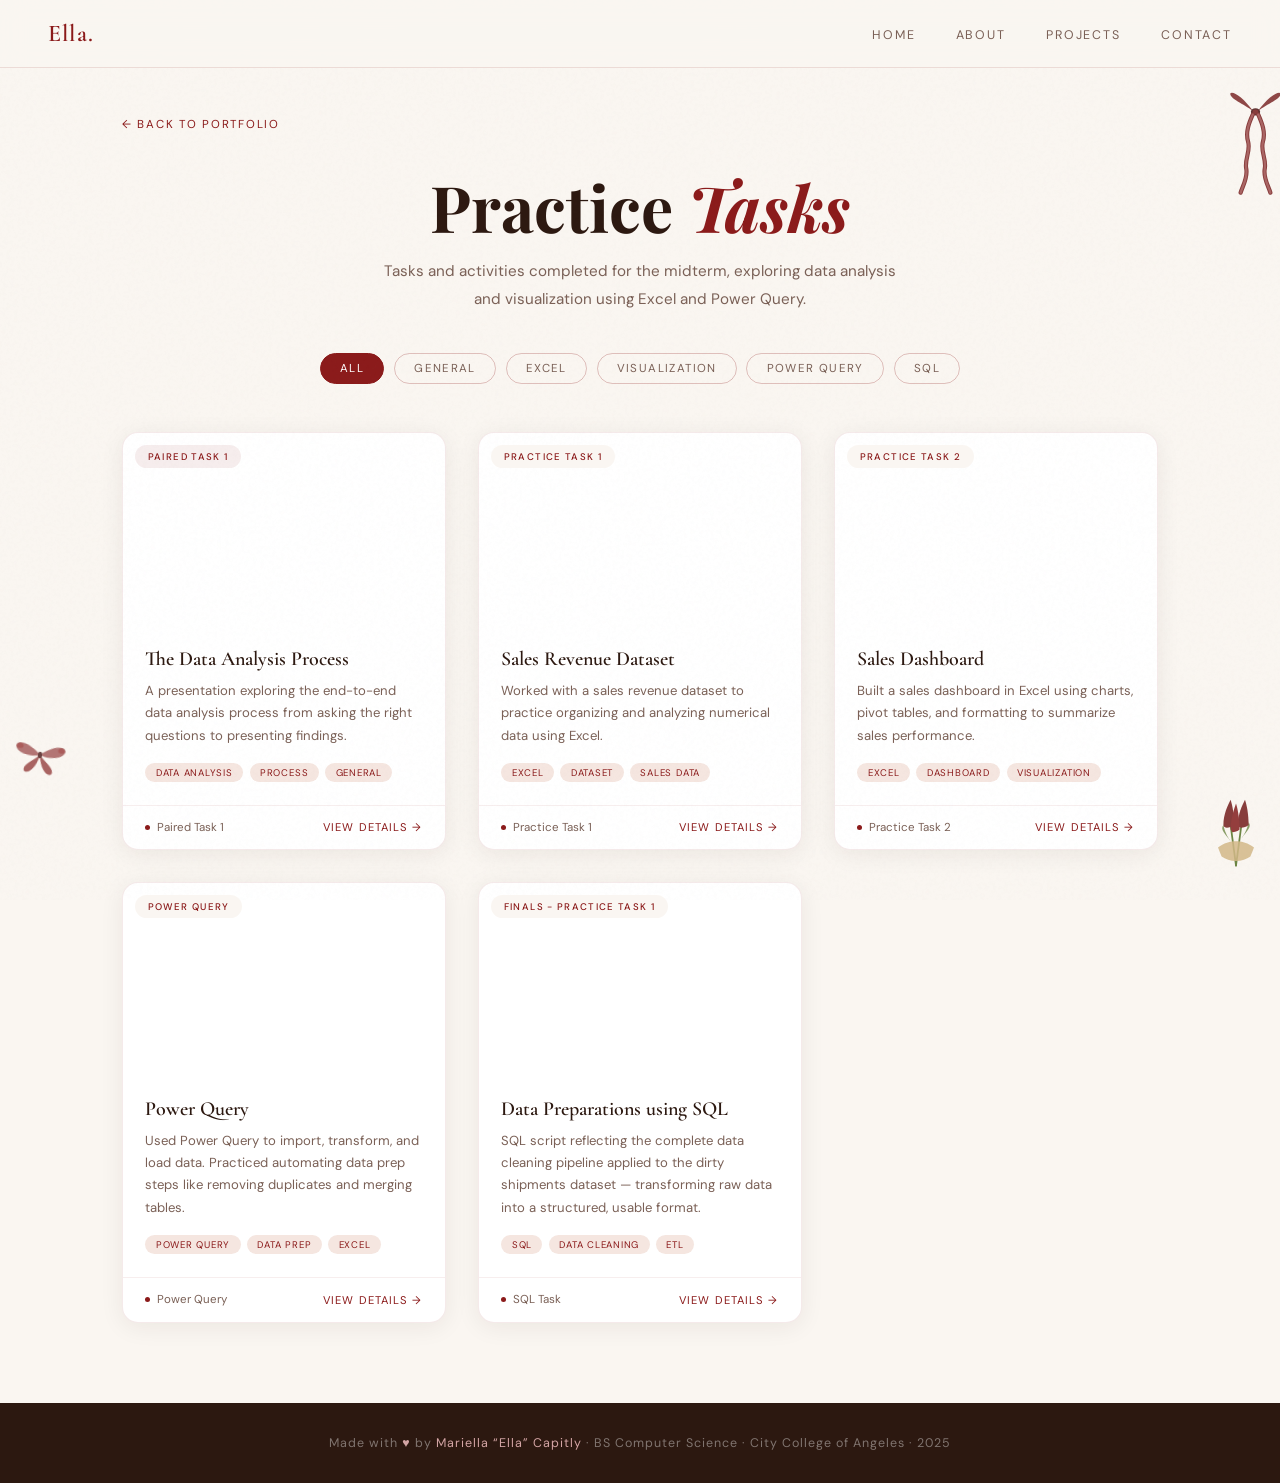
<file: practice.html>
<!DOCTYPE html>
<html lang="en">
<head>
  <meta charset="UTF-8">
  <meta name="viewport" content="width=device-width, initial-scale=1.0">
  <title>Practice Tasks - Mariella Capitly</title>
  <link href="https://fonts.googleapis.com/css2?family=Cormorant+Garamond:ital,wght@0,300;0,400;0,600;1,300;1,400&family=DM+Sans:wght@300;400;500&family=Playfair+Display:ital,wght@0,700;1,500&display=swap" rel="stylesheet">
  <link rel="stylesheet" href="style.css">
  <style>
 
    .page-wrap { max-width: 1100px; margin: 0 auto; padding: 7rem 2rem 5rem; }
    .back-link { display: inline-flex; align-items: center; gap: 0.5rem; font-size: 0.72rem; letter-spacing: 0.15em; text-transform: uppercase; color: var(--crimson); text-decoration: none; margin-bottom: 2.5rem; transition: gap 0.2s; }
    .back-link:hover { gap: 0.8rem; }
    .page-header { text-align: center; margin-bottom: 3rem; }
    .page-section-label { font-size: 0.68rem; letter-spacing: 0.28em; text-transform: uppercase; color: var(--crimson); margin-bottom: 0.8rem; }
    .page-main-title { font-family: "Playfair Display", serif; font-size: clamp(2.4rem,5vw,4rem); font-weight: 700; color: var(--deep); line-height: 1.1; margin-bottom: 1rem; }
    .page-main-title em { font-style: italic; color: var(--crimson); }
    .page-subtitle { font-size: 0.95rem; color: var(--muted); max-width: 540px; margin: 0 auto 2.5rem; line-height: 1.8; }
    .filters { display: flex; justify-content: center; gap: 0.6rem; flex-wrap: wrap; margin-bottom: 3rem; }
    .filter-btn { padding: 0.45rem 1.2rem; border-radius: 999px; font-size: 0.72rem; letter-spacing: 0.12em; text-transform: uppercase; border: 1px solid rgba(139,26,26,0.25); background: transparent; color: var(--muted); cursor: pointer; transition: all 0.25s; font-family: "DM Sans", sans-serif; }
    .filter-btn:hover { border-color: var(--crimson); color: var(--crimson); }
    .filter-btn.active { background: var(--crimson); color: #fff; border-color: var(--crimson); }
    .tasks-grid { display: grid; grid-template-columns: repeat(auto-fill, minmax(300px, 1fr)); gap: 2rem; }
    .task-card { background: #fff; border-radius: 16px; overflow: hidden; border: 1px solid rgba(139,26,26,0.09); box-shadow: 0 4px 24px rgba(44,24,16,0.07); transition: all 0.35s ease; }
    .task-card:hover { transform: translateY(-5px); box-shadow: 0 16px 48px rgba(44,24,16,0.13); }
    .task-card.hidden { display: none; }
 
    /* ── Thumbnail base ── */
    .task-thumb {
      height: 190px;
      display: flex;
      align-items: center;
      justify-content: center;
      position: relative;
      overflow: hidden;
    }
    /* Image thumbnail */
    .task-thumb.img-thumb {
      background-size: cover;
      background-position: center top;
      background-repeat: no-repeat;
    }
    /* Fallback gradients */
    .thumb-cream { background: linear-gradient(135deg,#F5E6E0,#EDD0C5); }
    .thumb-blush { background: linear-gradient(135deg,#EAD5CC,#F0E8DF); }
    .thumb-rose  { background: linear-gradient(135deg,#EDD0C5,#D4A5A5); }
    .thumb-deep  { background: linear-gradient(135deg,#C8A0A0,#D4A5A5); }
    .thumb-mauve { background: linear-gradient(135deg,#D4B0C0,#C0A0B0); }
 
    /* Badge pill */
    .task-tag-badge {
      position: absolute;
      top: 0.75rem;
      left: 0.75rem;
      padding: 0.3rem 0.8rem;
      border-radius: 999px;
      font-size: 0.6rem;
      letter-spacing: 0.14em;
      text-transform: uppercase;
      font-weight: 500;
      z-index: 2;
    }
    .badge-excel { background: rgba(250,246,241,0.9); color: var(--crimson); }
    .badge-query { background: rgba(250,246,241,0.9); color: var(--crimson); }
    .badge-viz   { background: rgba(250,246,241,0.9); color: var(--crimson); }
    .badge-gen   { background: rgba(139,26,26,0.08); color: var(--crimson); }
    .badge-sql   { background: rgba(250,246,241,0.9); color: var(--crimson); }
 
    /* Fallback placeholder — only for gradient cards */
    .task-thumb-placeholder { display: flex; flex-direction: column; align-items: center; justify-content: center; gap: 0.6rem; }
    .task-thumb-placeholder svg { width: 40px; height: 40px; stroke: var(--crimson); fill: none; opacity: 0.35; }
    .task-thumb-placeholder span { font-size: 0.65rem; letter-spacing: 0.12em; text-transform: uppercase; color: var(--accent); }
 
    .task-body { padding: 1.4rem; }
    .task-num { font-size: 0.62rem; letter-spacing: 0.18em; text-transform: uppercase; color: var(--accent); margin-bottom: 0.4rem; }
    .task-title { font-family: "Cormorant Garamond", serif; font-size: 1.25rem; font-weight: 600; color: var(--deep); margin-bottom: 0.5rem; line-height: 1.3; }
    .task-desc { font-size: 0.82rem; color: var(--muted); line-height: 1.7; margin-bottom: 1rem; }
    .task-tags { display: flex; flex-wrap: wrap; gap: 0.4rem; }
    .task-tag { padding: 0.2rem 0.65rem; background: var(--blush); color: var(--crimson); border-radius: 999px; font-size: 0.6rem; letter-spacing: 0.08em; text-transform: uppercase; }
    .task-footer { padding: 0.9rem 1.4rem; border-top: 1px solid rgba(139,26,26,0.07); display: flex; justify-content: space-between; align-items: center; }
    .task-footer a { font-size: 0.7rem; letter-spacing: 0.1em; text-transform: uppercase; color: var(--crimson); text-decoration: none; display: flex; align-items: center; gap: 0.3rem; transition: gap 0.2s; cursor: pointer; }
    .task-footer a:hover { gap: 0.6rem; }
    .task-dot { width: 5px; height: 5px; border-radius: 50%; background: var(--crimson); flex-shrink: 0; }
 
    .deco-bow { position: fixed; top: 90px; right: -8px; width: 65px; height: 105px; pointer-events: none; z-index: 5; opacity: 0.8; }
    .deco-butterfly { position: fixed; bottom: 120px; left: 10px; width: 60px; height: 50px; pointer-events: none; z-index: 5; opacity: 0.75; transform: rotate(8deg); }
    .deco-bouquet { position: fixed; bottom: 30px; right: 8px; width: 72px; height: 90px; pointer-events: none; z-index: 5; opacity: 0.8; }
    @media(max-width:600px) { .deco-bow,.deco-butterfly,.deco-bouquet { display:none; } .tasks-grid { grid-template-columns:1fr; } }
 
    /* ── Modal ── */
    .modal-overlay { display: none; position: fixed; inset: 0; background: rgba(44,24,16,0.5); z-index: 200; align-items: center; justify-content: center; padding: 1.5rem; backdrop-filter: blur(6px); }
    .modal-overlay.open { display: flex; animation: fadeIn 0.2s ease; }
    @keyframes fadeIn { from { opacity:0; } to { opacity:1; } }
    .modal-box { background: #FAF6F1; border-radius: 20px; max-width: 580px; width: 100%; overflow: hidden; box-shadow: 0 32px 80px rgba(44,24,16,0.25); border: 1px solid rgba(139,26,26,0.12); animation: slideUp 0.3s ease; position: relative; }
    @keyframes slideUp { from { opacity:0; transform: translateY(28px) scale(0.97); } to { opacity:1; transform: translateY(0) scale(1); } }
    .modal-thumb {
      width: 100%;
      height: 200px;
      display: flex;
      align-items: center;
      justify-content: center;
      position: relative;
      overflow: hidden;
      background-size: cover;
      background-position: center top;
      background-repeat: no-repeat;
    }
    .modal-thumb svg.thumb-icon { width:48px; height:48px; stroke: var(--crimson); fill:none; opacity:0.3; stroke-width:1; }
    .modal-bow { position:absolute; top:-24px; left:50%; transform:translateX(-50%); width:46px; height:72px; pointer-events:none; z-index:5; }
    .modal-close { position:absolute; top:0.9rem; right:0.9rem; width:32px; height:32px; border-radius:50%; background:rgba(250,246,241,0.92); border:1px solid rgba(139,26,26,0.18); display:flex; align-items:center; justify-content:center; cursor:pointer; color:var(--crimson); font-size:0.9rem; transition:background 0.2s; z-index:10; }
    .modal-close:hover { background: var(--blush); }
    .modal-body { padding: 1.6rem 2rem 2rem; }
    .modal-badge { display:inline-block; padding:0.28rem 0.85rem; border-radius:999px; font-size:0.58rem; letter-spacing:0.15em; text-transform:uppercase; font-weight:500; background:rgba(139,26,26,0.1); color:var(--crimson); margin-bottom:0.7rem; }
    .modal-title { font-family:"Playfair Display",serif; font-size:1.55rem; font-weight:700; color:var(--deep); margin-bottom:0.3rem; line-height:1.2; }
    .modal-course { font-size:0.65rem; letter-spacing:0.15em; text-transform:uppercase; color:var(--accent); margin-bottom:1rem; }
    .modal-desc { font-size:0.84rem; color:var(--muted); line-height:1.8; margin-bottom:1.1rem; }
    .modal-tags { display:flex; flex-wrap:wrap; gap:0.4rem; margin-bottom:1.4rem; }
    .modal-tag { padding:0.22rem 0.7rem; background:var(--blush); color:var(--crimson); border-radius:999px; font-size:0.6rem; letter-spacing:0.08em; text-transform:uppercase; }
    .modal-divider { height:1px; background:rgba(139,26,26,0.09); margin-bottom:1.4rem; }
    .modal-actions { display:flex; gap:0.8rem; flex-wrap:wrap; align-items:center; }
    .modal-btn-download { display:inline-flex; align-items:center; gap:0.5rem; padding:0.75rem 1.5rem; background:var(--crimson); color:#fff; border:none; border-radius:999px; font-size:0.75rem; letter-spacing:0.1em; text-transform:uppercase; text-decoration:none; cursor:pointer; transition:all 0.25s; font-family:"DM Sans",sans-serif; }
    .modal-btn-download:hover { background:var(--rose); transform:translateY(-1px); box-shadow:0 6px 20px rgba(139,26,26,0.25); }
    .modal-btn-download:disabled { opacity:0.6; cursor:not-allowed; transform:none; }
    .modal-btn-close { display:inline-flex; align-items:center; gap:0.5rem; padding:0.75rem 1.5rem; background:transparent; color:var(--crimson); border:1px solid var(--crimson); border-radius:999px; font-size:0.75rem; letter-spacing:0.1em; text-transform:uppercase; cursor:pointer; transition:all 0.25s; font-family:"DM Sans",sans-serif; }
    .modal-btn-close:hover { background:var(--blush); }
    .no-file-note { font-size:0.75rem; color:var(--accent); font-style:italic; }
 
  </style>
</head>
<body>
<nav>
  <div class="nav-logo">Ella.</div>
  <ul class="nav-links">
    <li><a href="index.html">Home</a></li>
    <li><a href="index.html#about">About</a></li>
    <li><a href="index.html#projects">Projects</a></li>
    <li><a href="index.html#contact">Contact</a></li>
  </ul>
</nav>
<svg class="deco-bow" viewBox="0 0 70 110" fill="none">
  <path d="M33 22 C26 15 6 8 8 2 C10 -1 22 6 33 22Z" fill="#6B0F0F" opacity="0.95"/>
  <path d="M37 22 C44 15 64 8 62 2 C60 -1 48 6 37 22Z" fill="#6B0F0F" opacity="0.95"/>
  <ellipse cx="35" cy="22" rx="5" ry="4" fill="#3A0606"/>
  <ellipse cx="35" cy="22" rx="3" ry="2.5" fill="#6B0F0F"/>
  <path d="M32 25 C28 34 24 44 27 54 C30 64 23 73 25 83 C27 93 21 102 19 109" stroke="#6B0F0F" stroke-width="4.5" stroke-linecap="round" fill="none"/>
  <path d="M32 25 C28 34 24 44 27 54 C30 64 23 73 25 83 C27 93 21 102 19 109" stroke="#E8A0A0" stroke-width="2.5" stroke-linecap="round" fill="none" opacity="0.35"/>
  <path d="M38 25 C42 34 46 44 43 54 C40 64 47 73 45 83 C43 93 49 102 51 109" stroke="#6B0F0F" stroke-width="4.5" stroke-linecap="round" fill="none"/>
  <path d="M38 25 C42 34 46 44 43 54 C40 64 47 73 45 83 C43 93 49 102 51 109" stroke="#E8A0A0" stroke-width="2.5" stroke-linecap="round" fill="none" opacity="0.35"/>
</svg>
<svg class="deco-butterfly" viewBox="0 0 70 60" fill="none">
  <path d="M35 30 C28 22 10 14 6 20 C2 26 16 36 35 30Z" fill="#6B0F0F" opacity="0.9"/>
  <path d="M35 30 C28 22 10 14 6 20 C2 26 16 36 35 30Z" fill="#E8A0A0" opacity="0.3"/>
  <ellipse cx="10" cy="22" rx="4" ry="3" fill="#8B1A1A" opacity="0.7"/>
  <path d="M35 30 C42 22 60 14 64 20 C68 26 54 36 35 30Z" fill="#6B0F0F" opacity="0.9"/>
  <path d="M35 30 C42 22 60 14 64 20 C68 26 54 36 35 30Z" fill="#E8A0A0" opacity="0.3"/>
  <ellipse cx="60" cy="22" rx="4" ry="3" fill="#8B1A1A" opacity="0.7"/>
  <path d="M35 30 C30 36 16 44 18 50 C20 56 32 50 35 30Z" fill="#7B1111" opacity="0.85"/>
  <path d="M35 30 C40 36 54 44 52 50 C50 56 38 50 35 30Z" fill="#7B1111" opacity="0.85"/>
  <ellipse cx="35" cy="30" rx="2.5" ry="4" fill="#3A0606"/>
</svg>
<svg class="deco-bouquet" viewBox="0 0 80 100" fill="none">
  <path d="M40 95 C38 80 36 65 34 50" stroke="#4A6B1A" stroke-width="2" stroke-linecap="round" fill="none"/>
  <path d="M40 95 C42 80 44 65 46 50" stroke="#4A6B1A" stroke-width="2" stroke-linecap="round" fill="none"/>
  <path d="M34 68 C28 60 22 55 26 50 C28 60 32 65 34 68Z" fill="#4A6B1A" opacity="0.8"/>
  <path d="M46 65 C52 57 58 52 54 47 C52 57 48 62 46 65Z" fill="#4A6B1A" opacity="0.8"/>
  <path d="M26 50 C26 38 31 28 34 22 C36 28 38 38 38 50 C36 52 32 53 30 53 C28 53 26 52 26 50Z" fill="#6B0F0F"/>
  <path d="M42 50 C42 38 47 28 50 22 C52 28 54 38 54 50 C52 52 48 53 46 53 C44 53 42 52 42 50Z" fill="#6B0F0F"/>
  <path d="M34 55 C34 43 38 32 40 26 C42 32 44 43 44 55 C42 57 38 58 36 58Z" fill="#7B1111"/>
  <path d="M20 75 C26 70 34 68 40 68 C46 68 54 70 60 75 L56 85 C52 88 46 90 40 90 C34 90 28 88 24 85Z" fill="#C8A96E" opacity="0.85"/>
</svg>
 
<div class="modal-overlay" id="modalOverlay">
  <div class="modal-box">
    <svg class="modal-bow" viewBox="0 0 70 110" fill="none">
      <path d="M33 22 C26 15 6 8 8 2 C10 -1 22 6 33 22Z" fill="#6B0F0F" opacity="0.9"/>
      <path d="M33 22 C26 15 6 8 8 2 C10 -1 22 6 33 22Z" fill="#D47070" opacity="0.25"/>
      <path d="M37 22 C44 15 64 8 62 2 C60 -1 48 6 37 22Z" fill="#6B0F0F" opacity="0.9"/>
      <path d="M37 22 C44 15 64 8 62 2 C60 -1 48 6 37 22Z" fill="#D47070" opacity="0.25"/>
      <ellipse cx="35" cy="22" rx="5" ry="4" fill="#3A0606"/>
      <ellipse cx="35" cy="22" rx="3" ry="2.5" fill="#6B0F0F"/>
      <path d="M32 25 C28 34 24 44 27 54 C30 64 23 73 25 83" stroke="#6B0F0F" stroke-width="4" stroke-linecap="round" fill="none"/>
      <path d="M32 25 C28 34 24 44 27 54 C30 64 23 73 25 83" stroke="#E8A0A0" stroke-width="2" stroke-linecap="round" fill="none" opacity="0.35"/>
      <path d="M38 25 C42 34 46 44 43 54 C40 64 47 73 45 83" stroke="#6B0F0F" stroke-width="4" stroke-linecap="round" fill="none"/>
      <path d="M38 25 C42 34 46 44 43 54 C40 64 47 73 45 83" stroke="#E8A0A0" stroke-width="2" stroke-linecap="round" fill="none" opacity="0.35"/>
    </svg>
    <div class="modal-thumb thumb-cream" id="mThumb">
      <svg class="thumb-icon" id="mIcon" viewBox="0 0 24 24"><circle cx="12" cy="12" r="10"/></svg>
    </div>
    <button class="modal-close" id="modalClose">&#10005;</button>
    <div class="modal-body">
      <span class="modal-badge" id="mBadge"></span>
      <div class="modal-title" id="mTitle"></div>
      <div class="modal-course" id="mCourse"></div>
      <p class="modal-desc" id="mDesc"></p>
      <div class="modal-tags" id="mTags"></div>
      <div class="modal-divider"></div>
      <div class="modal-actions">
        <button id="mDownload" class="modal-btn-download" style="display:none;">&#8595; Download File</button>
        <span id="mNoFile" class="no-file-note" style="display:none;">No file attached yet.</span>
        <button class="modal-btn-close" onclick="closeModal()">Close</button>
      </div>
    </div>
  </div>
</div>
 
<div class="page-wrap">
  <a href="index.html" class="back-link">&#8592; Back to Portfolio</a>
  <div class="page-header">
    <h1 class="page-main-title">Practice <em>Tasks</em></h1>
    <p class="page-subtitle">Tasks and activities completed for the midterm, exploring data analysis and visualization using Excel and Power Query.</p>
    <div class="filters">
      <button class="filter-btn active" data-filter="all">All</button>
      <button class="filter-btn" data-filter="general">General</button>
      <button class="filter-btn" data-filter="excel">Excel</button>
      <button class="filter-btn" data-filter="visualization">Visualization</button>
      <button class="filter-btn" data-filter="query">Power Query</button>
      <button class="filter-btn" data-filter="sql">SQL</button>
    </div>
  </div>
  <div class="tasks-grid">
 
    <!-- Paired Task 1 -->
    <div class="task-card" data-cat="general"
         data-thumb="thumb-cream"
         data-imgurl=""
         data-icon="<path d=&quot;M14 2H6a2 2 0 00-2 2v16a2 2 0 002 2h12a2 2 0 002-2V8z&quot;/><polyline points=&quot;14 2 14 8 20 8&quot;/><line x1=&quot;16&quot; y1=&quot;13&quot; x2=&quot;8&quot; y2=&quot;13&quot;/><line x1=&quot;16&quot; y1=&quot;17&quot; x2=&quot;8&quot; y2=&quot;17&quot;/>"
         data-badge="Paired Task 1"
         data-title="The Data Analysis Process"
         data-course="Data Analytics &middot; Paired Task 1"
         data-desc="A presentation exploring the end-to-end data analysis process from asking the right questions to presenting findings."
         data-tags="Data Analysis,Process,General"
         data-file="https://raw.githubusercontent.com/mariellacapitly/PORTFOLIO/development/projects/PRACTICE/Blue%20and%20White%20Gradient%20Modern%20Project%20Presentation.pdf"
         data-filename="Paired-Task-1.pdf">
      <div class="task-thumb" style="background-image: url('https://raw.githubusercontent.com/mariellacapitly/PORTFOLIO/development/projects/IMAGES/PAIREDTASK.png'); background-size: cover; background-position: center top;">
        <span class="task-tag-badge badge-gen">Paired Task 1</span>
      </div>
      <div class="task-body">
        <div class="task-title">The Data Analysis Process</div>
        <p class="task-desc">A presentation exploring the end-to-end data analysis process from asking the right questions to presenting findings.</p>
        <div class="task-tags"><span class="task-tag">Data Analysis</span><span class="task-tag">Process</span><span class="task-tag">General</span></div>
      </div>
      <div class="task-footer">
        <div style="display:flex;align-items:center;gap:0.4rem;"><div class="task-dot"></div><span style="font-size:0.72rem;color:var(--muted);">Paired Task 1</span></div>
        <a href="#" class="view-details-btn" onclick="openModal(this);return false;">View Details &rarr;</a>
      </div>
    </div>
 
    <!-- Practice Task 1 — PRAC1.png background -->
    <div class="task-card" data-cat="excel"
         data-thumb="thumb-blush"
         data-imgurl="https://raw.githubusercontent.com/mariellacapitly/PORTFOLIO/development/projects/IMAGES/PRAC1.png"
         data-icon="<rect x=&quot;3&quot; y=&quot;3&quot; width=&quot;18&quot; height=&quot;18&quot; rx=&quot;2&quot;/><path d=&quot;M3 9h18M9 21V9&quot;/>"
         data-badge="Practice Task 1"
         data-title="Sales Revenue Dataset"
         data-course="Data Analytics &middot; Practice Task 1"
         data-desc="Worked with a sales revenue dataset to practice organizing and analyzing numerical data using Excel."
         data-tags="Excel,Dataset,Sales Data"
         data-file="https://raw.githubusercontent.com/mariellacapitly/PORTFOLIO/development/projects/PRACTICE/CAPITLY_MARIELLA_M.xlsx"
         data-filename="Practice-Task-1.xlsx">
      <div class="task-thumb img-thumb" style="background-image: url('https://raw.githubusercontent.com/mariellacapitly/PORTFOLIO/development/projects/IMAGES/PRAC1.png');">
        <span class="task-tag-badge badge-excel">Practice Task 1</span>
      </div>
      <div class="task-body">
        <div class="task-title">Sales Revenue Dataset</div>
        <p class="task-desc">Worked with a sales revenue dataset to practice organizing and analyzing numerical data using Excel.</p>
        <div class="task-tags"><span class="task-tag">Excel</span><span class="task-tag">Dataset</span><span class="task-tag">Sales Data</span></div>
      </div>
      <div class="task-footer">
        <div style="display:flex;align-items:center;gap:0.4rem;"><div class="task-dot"></div><span style="font-size:0.72rem;color:var(--muted);">Practice Task 1</span></div>
        <a href="#" class="view-details-btn" onclick="openModal(this);return false;">View Details &rarr;</a>
      </div>
    </div>
 
    <!-- Practice Task 2 — PRAC2.png background -->
    <div class="task-card" data-cat="excel visualization"
         data-thumb="thumb-rose"
         data-imgurl="https://raw.githubusercontent.com/mariellacapitly/PORTFOLIO/development/projects/IMAGES/PRAC2.png"
         data-icon="<path d=&quot;M9 19v-6a2 2 0 00-2-2H5a2 2 0 00-2 2v6a2 2 0 002 2h2a2 2 0 002-2zm0 0V9a2 2 0 012-2h2a2 2 0 012 2v10m-6 0a2 2 0 002 2h2a2 2 0 002-2m0 0V5a2 2 0 012-2h2a2 2 0 012 2v14a2 2 0 01-2 2h-2a2 2 0 01-2-2z&quot;/>"
         data-badge="Practice Task 2"
         data-title="Sales Dashboard"
         data-course="Data Analytics &middot; Practice Task 2"
         data-desc="Built a sales dashboard in Excel using charts, pivot tables, and formatting to summarize sales performance."
         data-tags="Excel,Dashboard,Visualization"
         data-file="https://raw.githubusercontent.com/mariellacapitly/PORTFOLIO/development/projects/PRACTICE/MARIELLA_CAPITLY.xlsx"
         data-filename="Practice-Task-2.xlsx">
      <div class="task-thumb img-thumb" style="background-image: url('https://raw.githubusercontent.com/mariellacapitly/PORTFOLIO/development/projects/IMAGES/PRAC2.png');">
        <span class="task-tag-badge badge-viz">Practice Task 2</span>
      </div>
      <div class="task-body">
        <div class="task-title">Sales Dashboard</div>
        <p class="task-desc">Built a sales dashboard in Excel using charts, pivot tables, and formatting to summarize sales performance.</p>
        <div class="task-tags"><span class="task-tag">Excel</span><span class="task-tag">Dashboard</span><span class="task-tag">Visualization</span></div>
      </div>
      <div class="task-footer">
        <div style="display:flex;align-items:center;gap:0.4rem;"><div class="task-dot"></div><span style="font-size:0.72rem;color:var(--muted);">Practice Task 2</span></div>
        <a href="#" class="view-details-btn" onclick="openModal(this);return false;">View Details &rarr;</a>
      </div>
    </div>
 
    <!-- Power Query — PRAC3.png background -->
    <div class="task-card" data-cat="query"
         data-thumb="thumb-deep"
         data-imgurl="https://raw.githubusercontent.com/mariellacapitly/PORTFOLIO/development/projects/IMAGES/PRAC3.png"
         data-icon="<ellipse cx=&quot;12&quot; cy=&quot;5&quot; rx=&quot;9&quot; ry=&quot;3&quot;/><path d=&quot;M21 12c0 1.66-4 3-9 3s-9-1.34-9-3&quot;/><path d=&quot;M3 5v14c0 1.66 4 3 9 3s9-1.34 9-3V5&quot;/>"
         data-badge="Power Query"
         data-title="Power Query"
         data-course="Data Analytics &middot; Power Query"
         data-desc="Used Power Query to import, transform, and load data. Practiced automating data prep steps like removing duplicates and merging tables."
         data-tags="Power Query,Data Prep,Excel"
         data-file="https://raw.githubusercontent.com/mariellacapitly/PORTFOLIO/development/projects/PRACTICE/CAPITLY_student_data.xlsx"
         data-filename="Power-Query.xlsx">
      <div class="task-thumb img-thumb" style="background-image: url('https://raw.githubusercontent.com/mariellacapitly/PORTFOLIO/development/projects/IMAGES/PRAC3.png');">
        <span class="task-tag-badge badge-query">Power Query</span>
      </div>
      <div class="task-body">
        <div class="task-title">Power Query</div>
        <p class="task-desc">Used Power Query to import, transform, and load data. Practiced automating data prep steps like removing duplicates and merging tables.</p>
        <div class="task-tags"><span class="task-tag">Power Query</span><span class="task-tag">Data Prep</span><span class="task-tag">Excel</span></div>
      </div>
      <div class="task-footer">
        <div style="display:flex;align-items:center;gap:0.4rem;"><div class="task-dot"></div><span style="font-size:0.72rem;color:var(--muted);">Power Query</span></div>
        <a href="#" class="view-details-btn" onclick="openModal(this);return false;">View Details &rarr;</a>
      </div>
    </div>
 
    <!-- Cleaned Shipments SQL — FINSHIP.png background -->
    <div class="task-card" data-cat="sql"
         data-thumb="thumb-mauve"
         data-imgurl="https://raw.githubusercontent.com/mariellacapitly/PORTFOLIO/development/projects/IMAGES/FINSHIP.png"
         data-icon="<polyline points=&quot;20 6 9 17 4 12&quot;/>"
         data-badge="Finals - Practice Task 1"
         data-title="Data Preparations using SQL"
         data-course="Data Analytics &middot; SQL Task"
         data-desc="A SQL script containing the cleaned and transformed version of the dirty shipments dataset. Reflects the full data cleaning pipeline applied through SQL statements."
         data-tags="SQL,Data Cleaning,Shipments,ETL"
         data-file="https://raw.githubusercontent.com/mariellacapitly/PORTFOLIO/development/projects/FINALS/shipment_cleaned.sql"
         data-filename="shipment_cleaned.sql">
      <div class="task-thumb img-thumb" style="background-image: url('https://raw.githubusercontent.com/mariellacapitly/PORTFOLIO/development/projects/IMAGES/FINSHIP.png');">
        <span class="task-tag-badge badge-sql">Finals - Practice Task 1</span>
      </div>
      <div class="task-body">
        <div class="task-title">Data Preparations using SQL</div>
        <p class="task-desc">SQL script reflecting the complete data cleaning pipeline applied to the dirty shipments dataset — transforming raw data into a structured, usable format.</p>
        <div class="task-tags"><span class="task-tag">SQL</span><span class="task-tag">Data Cleaning</span><span class="task-tag">ETL</span></div>
      </div>
      <div class="task-footer">
        <div style="display:flex;align-items:center;gap:0.4rem;"><div class="task-dot"></div><span style="font-size:0.72rem;color:var(--muted);">SQL Task</span></div>
        <a href="#" class="view-details-btn" onclick="openModal(this);return false;">View Details &rarr;</a>
      </div>
    </div>
 
  </div>
</div>
<footer>
  Made with <span>&#9829;</span> by <span>Mariella &ldquo;Ella&rdquo; Capitly</span> &middot; BS Computer Science &middot; City College of Angeles &middot; 2025
</footer>
 
<script>
  document.querySelectorAll('.filter-btn').forEach(function(btn) {
    btn.addEventListener('click', function() {
      document.querySelectorAll('.filter-btn').forEach(function(b){ b.classList.remove('active'); });
      btn.classList.add('active');
      var cat = btn.getAttribute('data-filter');
      document.querySelectorAll('.task-card').forEach(function(card) {
        card.classList.toggle('hidden', cat !== 'all' && card.getAttribute('data-cat').indexOf(cat) === -1);
      });
    });
  });
 
  var overlay = document.getElementById('modalOverlay');
  var currentFileUrl = '';
  var currentFileName = '';
 
  function openModal(el) {
    var c = el.closest('.task-card');
    var imgUrl = c.dataset.imgurl || '';
    var mThumb = document.getElementById('mThumb');
 
    if (imgUrl) {
      mThumb.className = 'modal-thumb';
      mThumb.style.backgroundImage = "url('" + imgUrl + "')";
      document.getElementById('mIcon').style.display = 'none';
    } else {
      mThumb.className = 'modal-thumb ' + (c.dataset.thumb || 'thumb-cream');
      mThumb.style.backgroundImage = '';
      document.getElementById('mIcon').style.display = '';
      document.getElementById('mIcon').innerHTML = c.dataset.icon || '';
    }
 
    document.getElementById('mBadge').textContent = c.dataset.badge || '';
    document.getElementById('mTitle').textContent = c.dataset.title || '';
    document.getElementById('mCourse').textContent = c.dataset.course || '';
    document.getElementById('mDesc').textContent = c.dataset.desc || '';
    var tagsEl = document.getElementById('mTags');
    tagsEl.innerHTML = '';
    (c.dataset.tags || '').split(',').forEach(function(t) {
      if (!t.trim()) return;
      var s = document.createElement('span');
      s.className = 'modal-tag';
      s.textContent = t.trim();
      tagsEl.appendChild(s);
    });
 
    currentFileUrl  = c.dataset.file || '';
    currentFileName = c.dataset.filename || 'download';
 
    var dlBtn  = document.getElementById('mDownload');
    var noFile = document.getElementById('mNoFile');
    if (currentFileUrl && currentFileUrl !== '#') {
      dlBtn.style.display  = 'inline-flex';
      noFile.style.display = 'none';
    } else {
      dlBtn.style.display  = 'none';
      noFile.style.display = 'inline';
    }
    overlay.classList.add('open');
    document.body.style.overflow = 'hidden';
  }
 
  document.getElementById('mDownload').addEventListener('click', function() {
    if (!currentFileUrl) return;
    var btn = this;
    var originalText = btn.innerHTML;
    btn.disabled = true;
    btn.innerHTML = '&#8987; Downloading...';
    fetch(currentFileUrl)
      .then(function(response) {
        if (!response.ok) throw new Error('Network response was not ok');
        return response.blob();
      })
      .then(function(blob) {
        var blobUrl = URL.createObjectURL(blob);
        var a = document.createElement('a');
        a.href = blobUrl;
        a.download = currentFileName;
        document.body.appendChild(a);
        a.click();
        document.body.removeChild(a);
        setTimeout(function() { URL.revokeObjectURL(blobUrl); }, 1000);
      })
      .catch(function() {
        var a = document.createElement('a');
        a.href = currentFileUrl;
        a.download = currentFileName;
        a.target = '_blank';
        a.rel = 'noopener noreferrer';
        document.body.appendChild(a);
        a.click();
        document.body.removeChild(a);
      })
      .finally(function() {
        btn.disabled = false;
        btn.innerHTML = originalText;
      });
  });
 
  function closeModal() {
    overlay.classList.remove('open');
    document.body.style.overflow = '';
  }
 
  document.getElementById('modalClose').addEventListener('click', closeModal);
  overlay.addEventListener('click', function(e) { if (e.target === overlay) closeModal(); });
  document.addEventListener('keydown', function(e) { if (e.key === 'Escape') closeModal(); });
</script>
 
</body>
</html>
</file>
<file: style.css>
/* ── ROOT VARIABLES ── */
:root {
  --crimson: #8B1A1A;
  --rose: #C0392B;
  --blush: #F5E6E0;
  --cream: #FAF6F1;
  --parchment: #F0E8DF;
  --deep: #2C1810;
  --muted: #7A6056;
  --accent: #D4A5A5;
  --white: #FFFFFF;
}

*, *::before, *::after {
  box-sizing: border-box;
  margin: 0;
  padding: 0;
}

html {
  scroll-behavior: smooth;
}

body {
  font-family: 'DM Sans', sans-serif;
  background: var(--cream);
  color: var(--deep);
  overflow-x: hidden;
}

/* ── NOISE TEXTURE OVERLAY ── */
body::before {
  content: '';
  position: fixed;
  inset: 0;
  background-image: url("data:image/svg+xml,%3Csvg viewBox='0 0 256 256' xmlns='http://www.w3.org/2000/svg'%3E%3Cfilter id='noise'%3E%3CfeTurbulence type='fractalNoise' baseFrequency='0.9' numOctaves='4' stitchTiles='stitch'/%3E%3C/filter%3E%3Crect width='100%25' height='100%25' filter='url(%23noise)' opacity='0.04'/%3E%3C/svg%3E");
  pointer-events: none;
  z-index: 0;
  opacity: 0.5;
}

/* ── NAV ── */
nav {
  position: fixed;
  top: 0;
  left: 0;
  right: 0;
  z-index: 100;
  display: flex;
  justify-content: space-between;
  align-items: center;
  padding: 1.2rem 3rem;
  background: rgba(250, 246, 241, 0.85);
  backdrop-filter: blur(12px);
  border-bottom: 1px solid rgba(139, 26, 26, 0.12);
}

.nav-logo {
  font-family: 'Cormorant Garamond', serif;
  font-size: 1.5rem;
  font-weight: 600;
  color: var(--crimson);
  letter-spacing: 0.05em;
}

.nav-links {
  display: flex;
  gap: 2.5rem;
  list-style: none;
}

.nav-links a {
  font-size: 0.78rem;
  letter-spacing: 0.15em;
  text-transform: uppercase;
  color: var(--muted);
  text-decoration: none;
  transition: color 0.3s;
}

.nav-links a:hover {
  color: var(--crimson);
}

/* ── HERO ── */
.hero {
  min-height: 100vh;
  display: grid;
  grid-template-columns: 1fr 1fr;
  align-items: center;
  padding: 6rem 3rem 4rem;
  position: relative;
  overflow: hidden;
}

.hero-deco {
  position: absolute;
  top: -80px;
  right: -80px;
  width: 420px;
  height: 420px;
  border-radius: 50%;
  background: radial-gradient(circle, rgba(192, 57, 43, 0.12) 0%, transparent 70%);
  pointer-events: none;
}

.hero-deco-2 {
  position: absolute;
  top: 120px;        /* move to right side */
  right: 60px;       /* RIGHT SIDE */
  width: 220px;
  height: 280px;
  background: #8B1A1A;  /* SOLID RED */
  border-radius: 24px;
  opacity: 0.15;     /* soft design look */
}

.hero-left {
  z-index: 1;
}

.hero-tag {
  display: inline-flex;
  align-items: center;
  gap: 0.5rem;
  font-size: 0.7rem;
  letter-spacing: 0.2em;
  text-transform: uppercase;
  color: var(--crimson);
  margin-bottom: 1.5rem;
  padding: 0.4rem 1rem;
  border: 1px solid rgba(139, 26, 26, 0.3);
  border-radius: 999px;
}

.hero-tag::before {
  content: '';
  width: 6px;
  height: 6px;
  border-radius: 50%;
  background: var(--crimson);
  animation: pulse 2s infinite;
}

@keyframes pulse {
  0%, 100% { opacity: 1; transform: scale(1); }
  50% { opacity: 0.5; transform: scale(1.3); }
}

.hero-name {
  font-family: 'Playfair Display', serif;
  font-size: clamp(3.5rem, 6vw, 5.5rem);
  font-weight: 700;
  line-height: 1.05;
  color: var(--deep);
  margin-bottom: 0.5rem;
}

.hero-name em {
  font-style: italic;
  color: var(--crimson);
}

.hero-subtitle {
  font-family: 'Cormorant Garamond', serif;
  font-size: 1.4rem;
  font-weight: 300;
  color: var(--muted);
  margin-bottom: 2rem;
  font-style: italic;
}

.hero-bio {
  font-size: 0.95rem;
  line-height: 1.8;
  color: var(--muted);
  max-width: 440px;
  margin-bottom: 2.5rem;
}

.hero-cta {
  display: flex;
  gap: 1rem;
  flex-wrap: wrap;
}

/* ── BUTTONS ── */
.btn-primary {
  display: inline-flex;
  align-items: center;
  gap: 0.5rem;
  padding: 0.85rem 2rem;
  background: var(--crimson);
  color: var(--white);
  border: none;
  border-radius: 999px;
  font-size: 0.8rem;
  letter-spacing: 0.1em;
  text-transform: uppercase;
  text-decoration: none;
  cursor: pointer;
  transition: all 0.3s;
}

.btn-primary:hover {
  background: var(--rose);
  transform: translateY(-2px);
  box-shadow: 0 8px 24px rgba(139, 26, 26, 0.25);
}

.btn-outline {
  display: inline-flex;
  align-items: center;
  gap: 0.5rem;
  padding: 0.85rem 2rem;
  background: transparent;
  color: var(--crimson);
  border: 1px solid var(--crimson);
  border-radius: 999px;
  font-size: 0.8rem;
  letter-spacing: 0.1em;
  text-transform: uppercase;
  text-decoration: none;
  cursor: pointer;
  transition: all 0.3s;
}

.btn-outline:hover {
  background: var(--blush);
  transform: translateY(-2px);
}

/* ── HERO RIGHT — PHOTO COLLAGE ── */
.hero-right {
  position: relative;
  height: 560px;
  z-index: 1;
}

.photo-card {
  position: absolute;
  border-radius: 16px;
  overflow: hidden;
  box-shadow: 0 20px 60px rgba(44, 24, 16, 0.15);
  transition: transform 0.4s ease;
}

.photo-card:hover {
  transform: scale(1.03) rotate(0deg) !important;
}

.photo-card-main {
  width: 260px;
  height: 340px;
  top: 40px;
  left: 60px;
  transform: rotate(-3deg);
  background: var(--parchment);
  display: flex;
  align-items: center;
  justify-content: center;
}

.photo-card-2 {
  width: 180px;
  height: 220px;
  top: 20px;
  right: 40px;
  transform: rotate(4deg);
  background: var(--blush);
  display: flex;
  align-items: center;
  justify-content: center;
}

.photo-card-3 {
  width: 160px;
  height: 190px;
  bottom: 40px;
  right: 80px;
  transform: rotate(-2deg);
  background: #EAD5CC;
  display: flex;
  align-items: center;
  justify-content: center;
}

.photo-placeholder {
  display: flex;
  flex-direction: column;
  align-items: center;
  justify-content: center;
  gap: 0.5rem;
  color: var(--muted);
  font-size: 0.7rem;
  letter-spacing: 0.1em;
  text-transform: uppercase;
}

.photo-placeholder svg {
  width: 36px;
  height: 36px;
  stroke: var(--accent);
  fill: none;
}

.ribbon {
  position: absolute;
  top: 260px;
  left: 0;
  width: 80px;
  height: 4px;
  background: var(--crimson);
  border-radius: 2px;
  transform: rotate(-3deg);
}

.floating-tag {
  position: absolute;
  bottom: 60px;
  left: 20px;
  background: var(--white);
  border-radius: 12px;
  padding: 0.8rem 1.2rem;
  box-shadow: 0 8px 30px rgba(44, 24, 16, 0.12);
  color: var(--deep);
  font-family: 'Cormorant Garamond', serif;
  font-style: italic;
  font-size: 0.9rem;
  border-left: 3px solid var(--crimson);
}

/* ── SECTIONS ── */
.section {
  padding: 6rem 3rem;
  position: relative;
}

.section-label {
  font-size: 0.7rem;
  letter-spacing: 0.25em;
  text-transform: uppercase;
  color: var(--crimson);
  margin-bottom: 0.8rem;
  display: flex;
  align-items: center;
  gap: 0.8rem;
}

.section-label::after {
  content: '';
  flex: 1;
  max-width: 60px;
  height: 1px;
  background: var(--crimson);
  opacity: 0.4;
}

.section-title {
  font-family: 'Playfair Display', serif;
  font-size: clamp(2rem, 4vw, 3rem);
  font-weight: 700;
  color: var(--deep);
  margin-bottom: 1rem;
  line-height: 1.2;
}

.section-title em {
  font-style: italic;
  color: var(--crimson);
}

.section-desc {
  font-size: 0.95rem;
  color: var(--muted);
  max-width: 500px;
  line-height: 1.8;
  margin-bottom: 3rem;
}

/* ── ABOUT ── */
.about {
  background: var(--parchment);
  display: grid;
  grid-template-columns: 1fr 1fr;
  gap: 5rem;
  align-items: center;
}

.about-stats {
  display: grid;
  grid-template-columns: 1fr 1fr;
  gap: 1.5rem;
  margin-top: 2rem;
}

.stat-card {
  background: var(--white);
  border-radius: 16px;
  padding: 1.5rem;
  box-shadow: 0 4px 20px rgba(44, 24, 16, 0.06);
  border: 1px solid rgba(139, 26, 26, 0.08);
}

.stat-number {
  font-family: 'Playfair Display', serif;
  font-size: 2.2rem;
  color: var(--crimson);
  font-weight: 700;
  margin-bottom: 0.3rem;
}

.stat-label {
  font-size: 0.75rem;
  letter-spacing: 0.1em;
  text-transform: uppercase;
  color: var(--muted);
}

.about-image-area {
  position: relative;
  height: 460px;
}

.about-card-big {
  position: absolute;
  width: 280px;
  height: 360px;
  top: 0;
  right: 40px;
  background: #8B1A1A; /* ← MAKE IT RED */
  border-radius: 20px;

}

.about-card-small {
  position: absolute;
  width: 180px;
  height: 200px;
  bottom: 0;
  left: 0;
  background: var(--crimson);
  border-radius: 16px;
  display: flex;
  flex-direction: column;
  align-items: center;
  justify-content: center;
  color: var(--white);
  text-align: center;
  padding: 1.5rem;
  box-shadow: 0 20px 40px rgba(139, 26, 26, 0.3);
}

.about-card-small .big-text {
  font-family: 'Playfair Display', serif;
  font-size: 2.5rem;
  font-weight: 700;
  line-height: 1;
  margin-bottom: 0.4rem;
}

.about-card-small .small-text {
  font-size: 0.72rem;
  letter-spacing: 0.1em;
  text-transform: uppercase;
  opacity: 0.8;
}

/* ── PROJECTS ── */
.projects-grid {
  display: grid;
  grid-template-columns: repeat(auto-fill, minmax(340px, 1fr));
  gap: 3rem 2rem;
  padding: 2rem 1rem 3rem;
}

/* ── PROJECT CARD POLAROID STYLE ── */
.project-card {
  background: var(--white);
  border-radius: 4px;
  overflow: visible;
  box-shadow: 0 8px 32px rgba(44, 24, 16, 0.13);
  border: 12px solid var(--white);
  border-bottom: 56px solid var(--white);
  transition: all 0.4s ease;
  cursor: pointer;
  position: relative;
  outline: 1.5px solid rgba(139, 26, 26, 0.13);
}

.project-card:nth-child(1) { transform: rotate(-2deg); }
.project-card:nth-child(2) { transform: rotate(2deg); }

.project-card:hover {
  transform: rotate(0deg) translateY(-6px) !important;
  box-shadow: 0 24px 60px rgba(44, 24, 16, 0.18);
}

/* Organza ribbon bow centered on top of card */
.project-card .bow {
  position: absolute;
  top: -30px;
  left: 50%;
  transform: translateX(-50%);
  width: 60px;
  height: 95px;
  z-index: 11;
  pointer-events: none;
}

/* Tape strip on top of card */
.project-card .tape {
  position: absolute;
  top: -10px;
  left: 50%;
  transform: translateX(-50%);
  width: 52px;
  height: 18px;
  background: rgba(212, 165, 165, 0.4);
  border-radius: 2px;
  z-index: 10;
}

/* Date stamp at bottom of polaroid */
.project-card .polaroid-date {
  position: absolute;
  bottom: -38px;
  left: 50%;
  transform: translateX(-50%);
  font-family: 'Cormorant Garamond', serif;
  font-size: 0.72rem;
  font-style: italic;
  color: var(--muted);
  letter-spacing: 0.1em;
  white-space: nowrap;
}

/* Tulip decorations on sides of card */
.project-card .tulip-left {
  position: absolute;
  left: -50px;
  bottom: -8px;
  width: 44px;
  height: 90px;
  pointer-events: none;
  z-index: 5;
}

.project-card .tulip-right {
  position: absolute;
  right: -50px;
  bottom: -8px;
  width: 44px;
  height: 90px;
  pointer-events: none;
  z-index: 5;
  transform: scaleX(-1);
}

/* Butterfly top-right of card */
.project-card .butterfly {
  position: absolute;
  top: -24px;
  right: -18px;
  width: 60px;
  height: 52px;
  pointer-events: none;
  z-index: 12;
  transform: rotate(-15deg);
}

/* Tulip bouquet bottom-left of card */
.project-card .bouquet {
  position: absolute;
  bottom: -48px;
  left: -22px;
  width: 72px;
  height: 90px;
  pointer-events: none;
  z-index: 6;
}


.project-thumb {
  height: 220px;
  display: flex;
  align-items: center;
  justify-content: center;
  position: relative;
  overflow: hidden;
}

.project-thumb-midterm { background: linear-gradient(135deg, #F5E6E0, #EDD0C5); }
.project-thumb-final   { background: linear-gradient(135deg, #8B1A1A, #C0392B); }
.project-thumb-alt     { background: linear-gradient(135deg, #EAD5CC, #F0E8DF); }

.project-thumb-icon {
  width: 60px;
  height: 60px;
  opacity: 0.4;
  stroke: var(--crimson);
  fill: none;
}

.project-thumb-final .project-thumb-icon {
  stroke: rgba(255, 255, 255, 0.6);
}

.project-badge {
  position: absolute;
  top: 1rem;
  left: 1rem;
  padding: 0.35rem 0.85rem;
  border-radius: 999px;
  font-size: 0.65rem;
  letter-spacing: 0.15em;
  text-transform: uppercase;
  font-weight: 500;
}

.badge-midterm { background: rgba(139, 26, 26, 0.12); color: var(--crimson); }
.badge-final   { background: rgba(255, 255, 255, 0.2); color: var(--white); }
.badge-mini    { background: rgba(139, 26, 26, 0.08); color: var(--crimson); }

.project-body {
  padding: 1.5rem;
}

.project-course {
  font-size: 0.68rem;
  letter-spacing: 0.15em;
  text-transform: uppercase;
  color: var(--accent);
  margin-bottom: 0.5rem;
}

.project-title {
  font-family: 'Cormorant Garamond', serif;
  font-size: 1.4rem;
  font-weight: 600;
  color: var(--deep);
  margin-bottom: 0.6rem;
  line-height: 1.3;
}

.project-desc {
  font-size: 0.82rem;
  color: var(--muted);
  line-height: 1.7;
  margin-bottom: 1.2rem;
}

.project-tags {
  display: flex;
  flex-wrap: wrap;
  gap: 0.5rem;
}

.tag {
  padding: 0.25rem 0.7rem;
  background: var(--blush);
  color: var(--crimson);
  border-radius: 999px;
  font-size: 0.65rem;
  letter-spacing: 0.1em;
  text-transform: uppercase;
}

.project-footer {
  padding: 1rem 1.5rem;
  border-top: 1px solid rgba(139, 26, 26, 0.08);
  display: flex;
  justify-content: space-between;
  align-items: center;
}

.project-score {
  font-size: 0.75rem;
  color: var(--muted);
  display: flex;
  align-items: center;
  gap: 0.4rem;
}

.score-dot {
  width: 6px;
  height: 6px;
  border-radius: 50%;
  background: var(--crimson);
}

.view-btn {
  font-size: 0.72rem;
  letter-spacing: 0.1em;
  text-transform: uppercase;
  color: var(--crimson);
  text-decoration: none;
  display: flex;
  align-items: center;
  gap: 0.3rem;
  transition: gap 0.2s;
}

.view-btn:hover {
  gap: 0.6rem;
}

/* ── SKILLS ── */
.skills-section {
  background: var(--deep);
  color: var(--white);
}

.skills-section .section-label       { color: var(--accent); }
.skills-section .section-title       { color: var(--white); }
.skills-section .section-title em    { color: var(--accent); }
.skills-section .section-desc        { color: rgba(255, 255, 255, 0.5); }

.skills-grid {
  display: grid;
  grid-template-columns: repeat(auto-fill, minmax(200px, 1fr));
  gap: 1rem;
}

.skill-pill {
  padding: 1rem 1.5rem;
  border: 1px solid rgba(255, 255, 255, 0.1);
  border-radius: 12px;
  display: flex;
  align-items: center;
  gap: 0.8rem;
  transition: all 0.3s;
  cursor: default;
}

.skill-pill:hover {
  background: rgba(255, 255, 255, 0.05);
  border-color: rgba(192, 57, 43, 0.5);
  transform: translateY(-2px);
}

.skill-dot {
  width: 8px;
  height: 8px;
  border-radius: 50%;
  background: var(--rose);
  flex-shrink: 0;
}

.skill-name {
  font-size: 0.85rem;
  color: rgba(255, 255, 255, 0.8);
}

/* ── CONTACT ── */
.contact {
  background: var(--blush);
  text-align: center;
}

.contact .section-label            { justify-content: center; }
.contact .section-label::after     { display: none; }
.contact .section-title            { text-align: center; }
.contact .section-desc             { text-align: center; margin: 0 auto 2.5rem; }

.contact-links {
  display: flex;
  justify-content: center;
  gap: 1rem;
  flex-wrap: wrap;
}

/* ── FOOTER ── */
footer {
  background: var(--deep);
  color: rgba(255, 255, 255, 0.4);
  text-align: center;
  padding: 2rem;
  font-size: 0.78rem;
  letter-spacing: 0.08em;
}

footer span {
  color: var(--accent);
}

/* ── DIVIDER ── */
.divider {
  display: flex;
  align-items: center;
  gap: 1rem;
  margin: 1rem 0 3rem;
  opacity: 0.2;
}

.divider::before,
.divider::after {
  content: '';
  flex: 1;
  height: 1px;
  background: var(--crimson);
}

.divider-icon {
  font-size: 0.8rem;
  color: var(--crimson);
}

/* ── SCROLL FADE-IN ── */
.fade-in {
  opacity: 0;
  transform: translateY(30px);
  transition: opacity 0.7s ease, transform 0.7s ease;
}

.fade-in.visible {
  opacity: 1;
  transform: translateY(0);
}

/* ── MOBILE ── */
@media (max-width: 768px) {
  nav                    { padding: 1rem 1.5rem; }
  .nav-links             { gap: 1.2rem; }
  .hero                  { grid-template-columns: 1fr; padding: 6rem 1.5rem 3rem; }
  .hero-right            { display: none; }
  .about                 { grid-template-columns: 1fr; }
  .about-image-area      { display: none; }
  .section               { padding: 4rem 1.5rem; }
  .projects-grid         { grid-template-columns: 1fr; }
}
</file>
